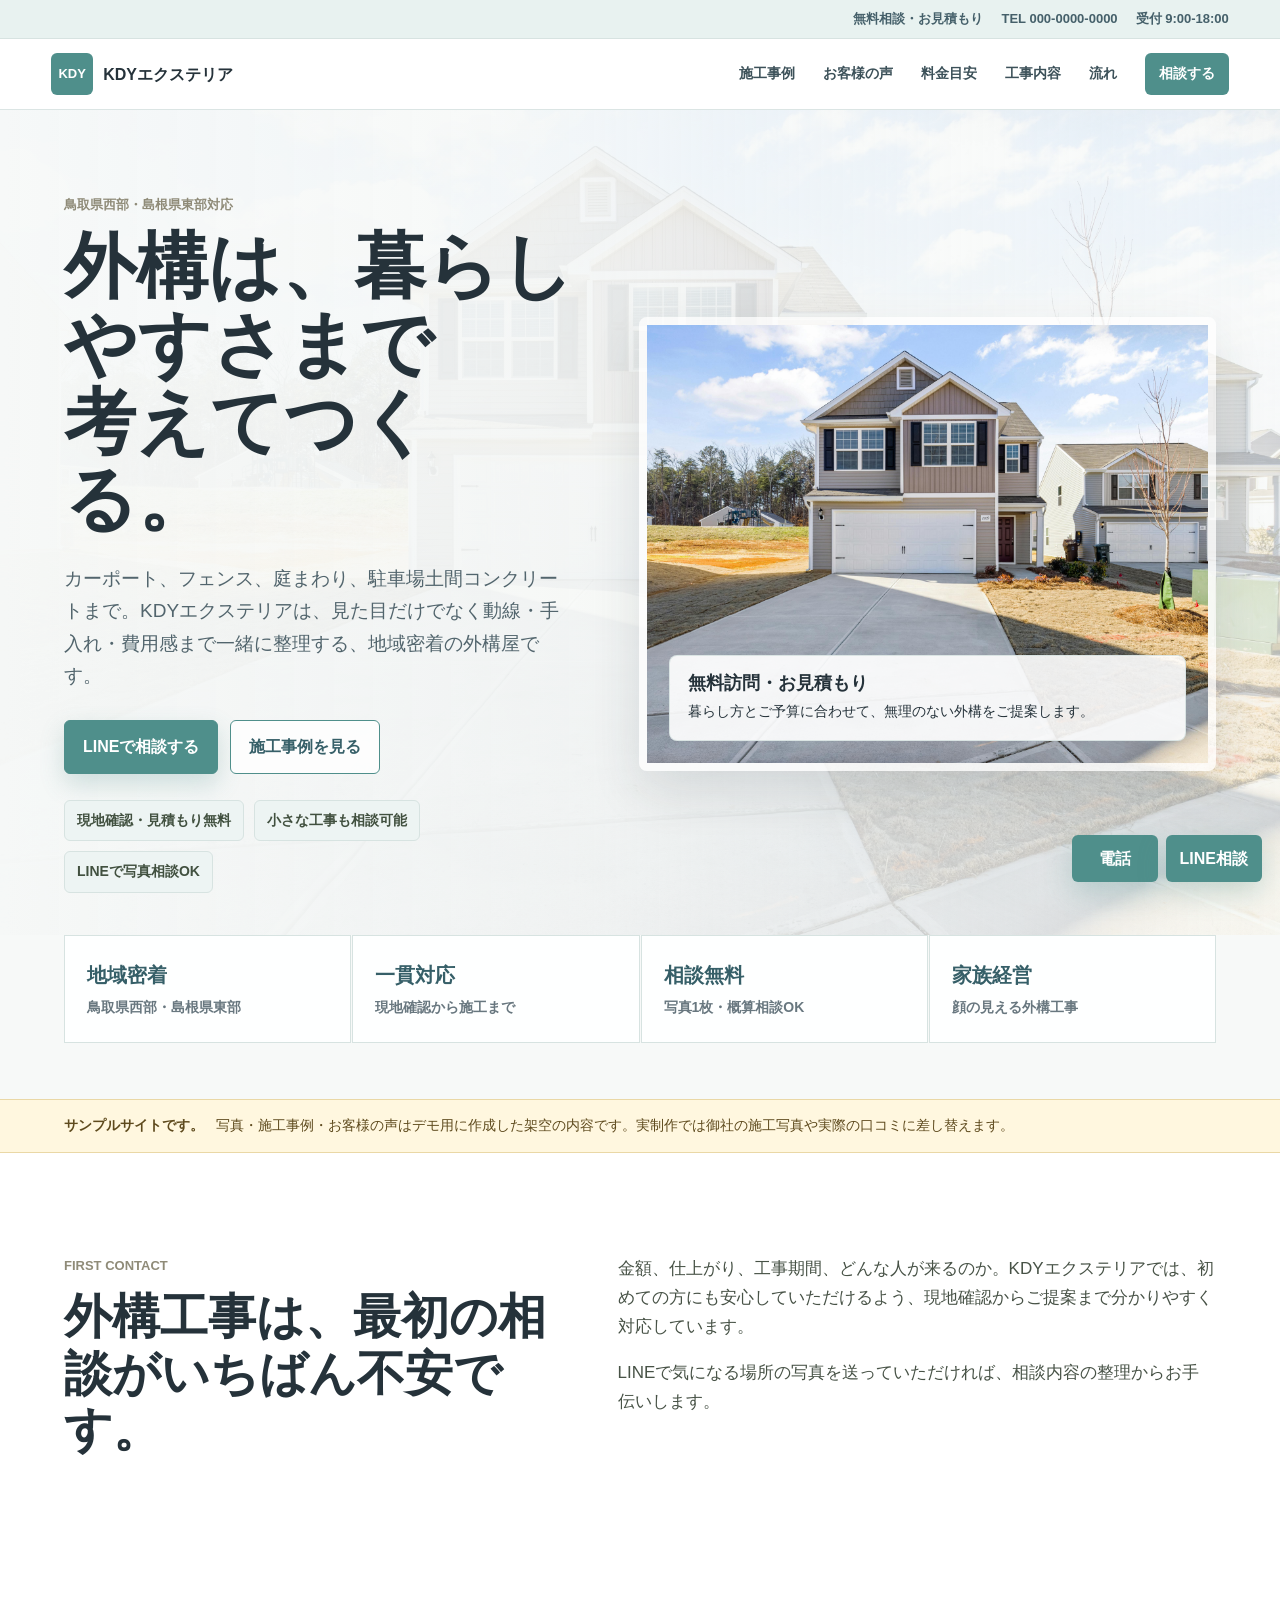
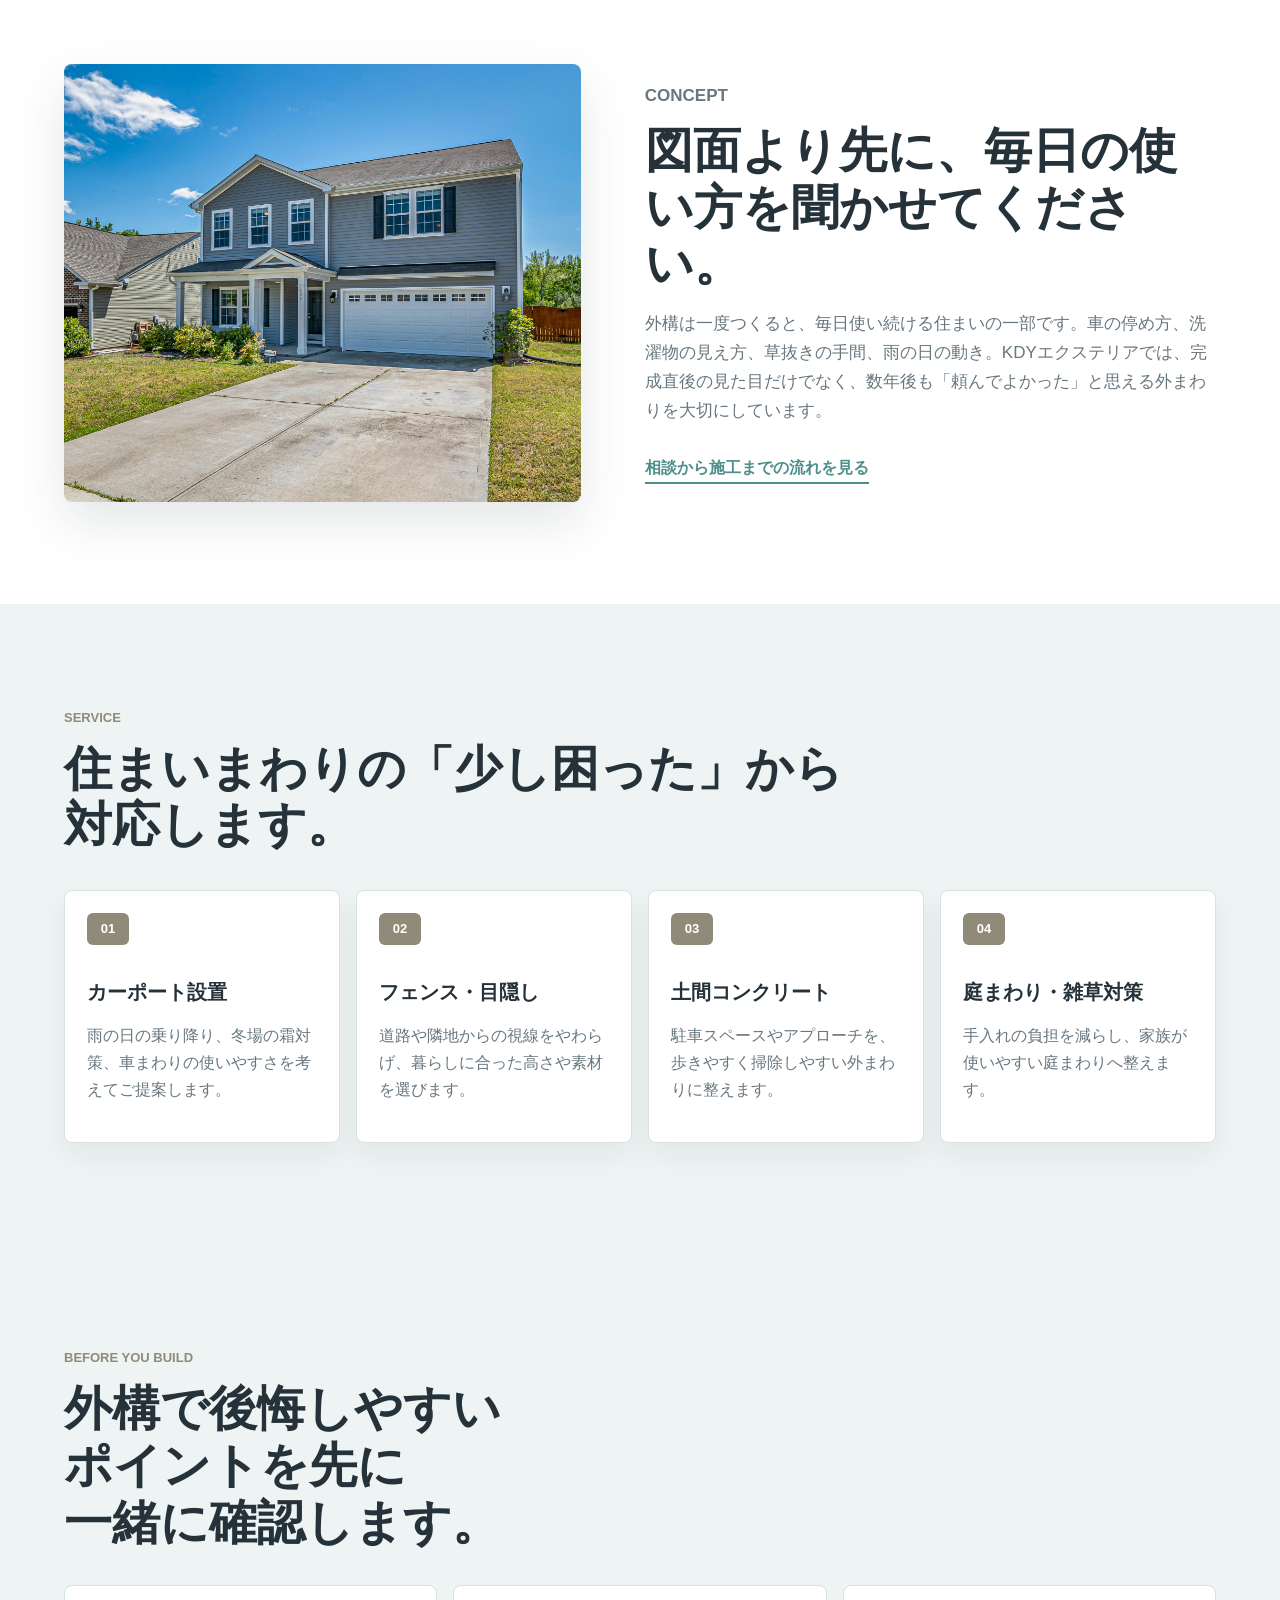
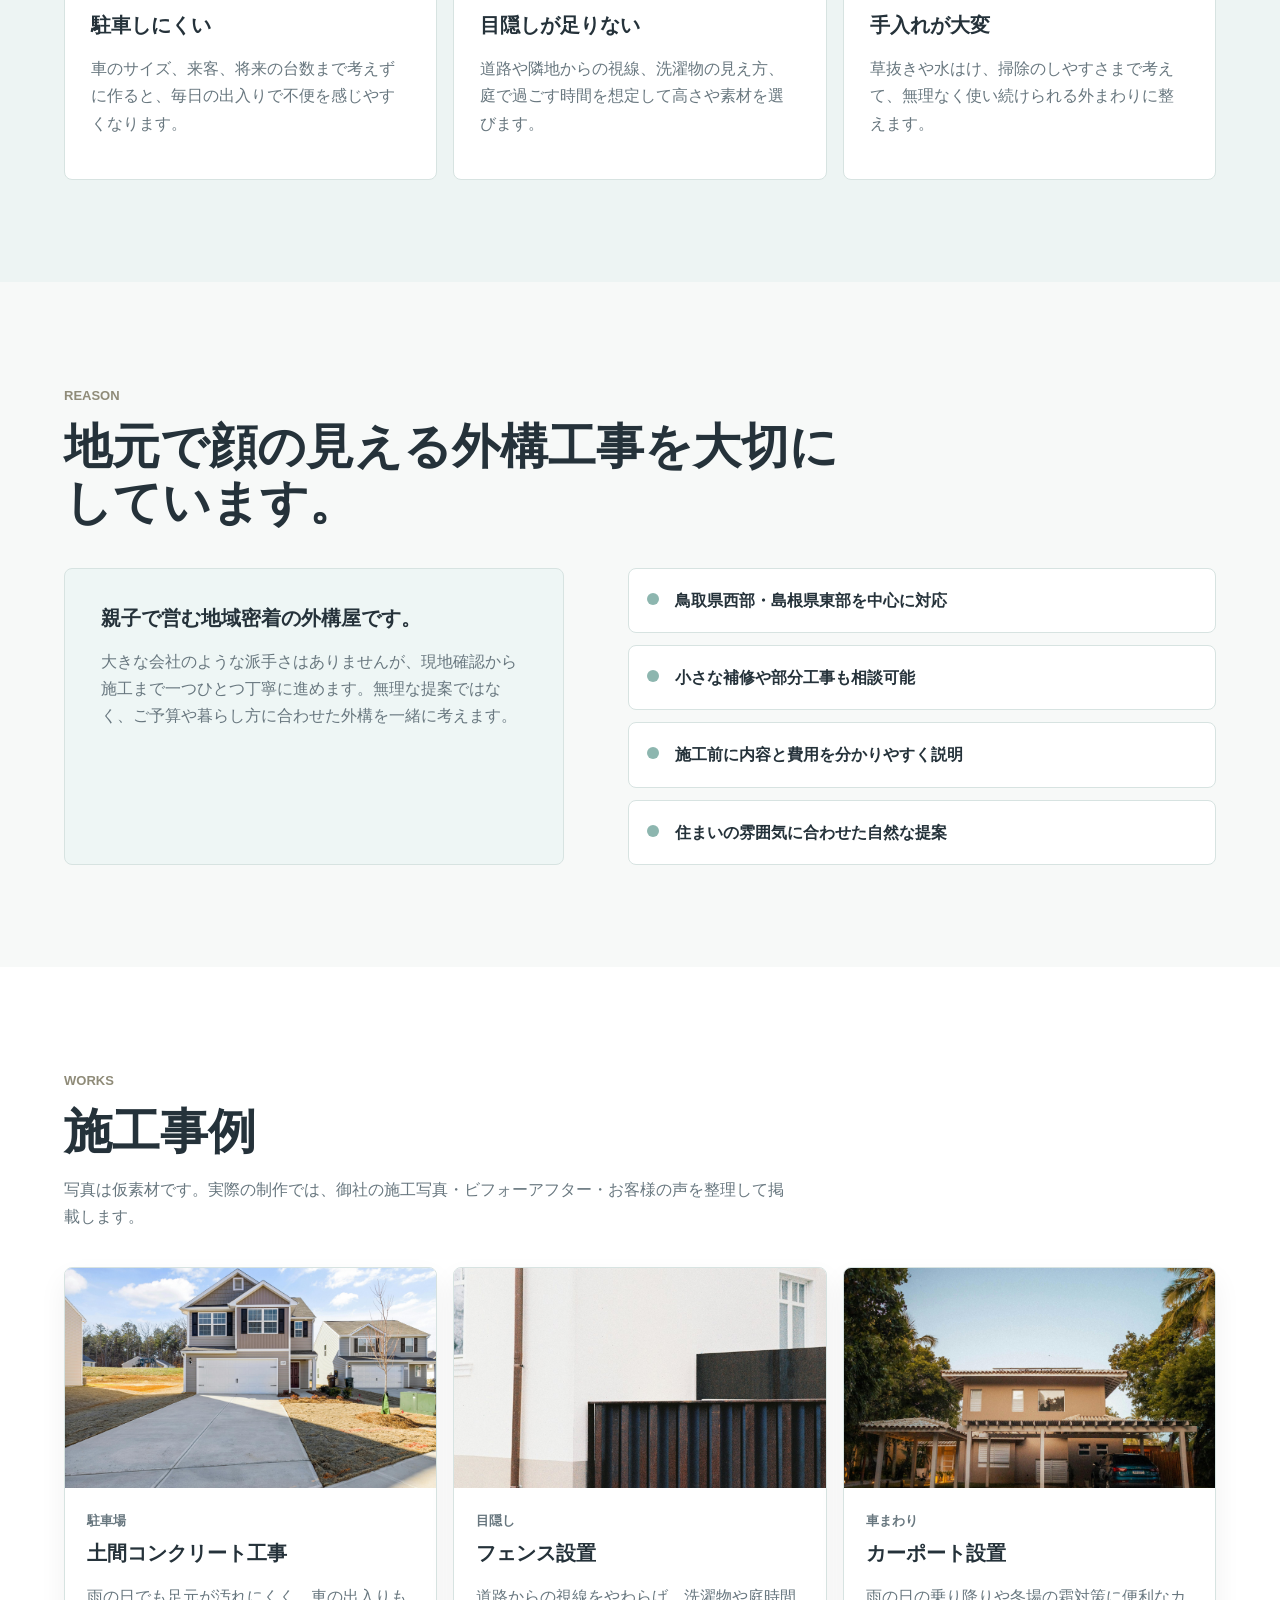
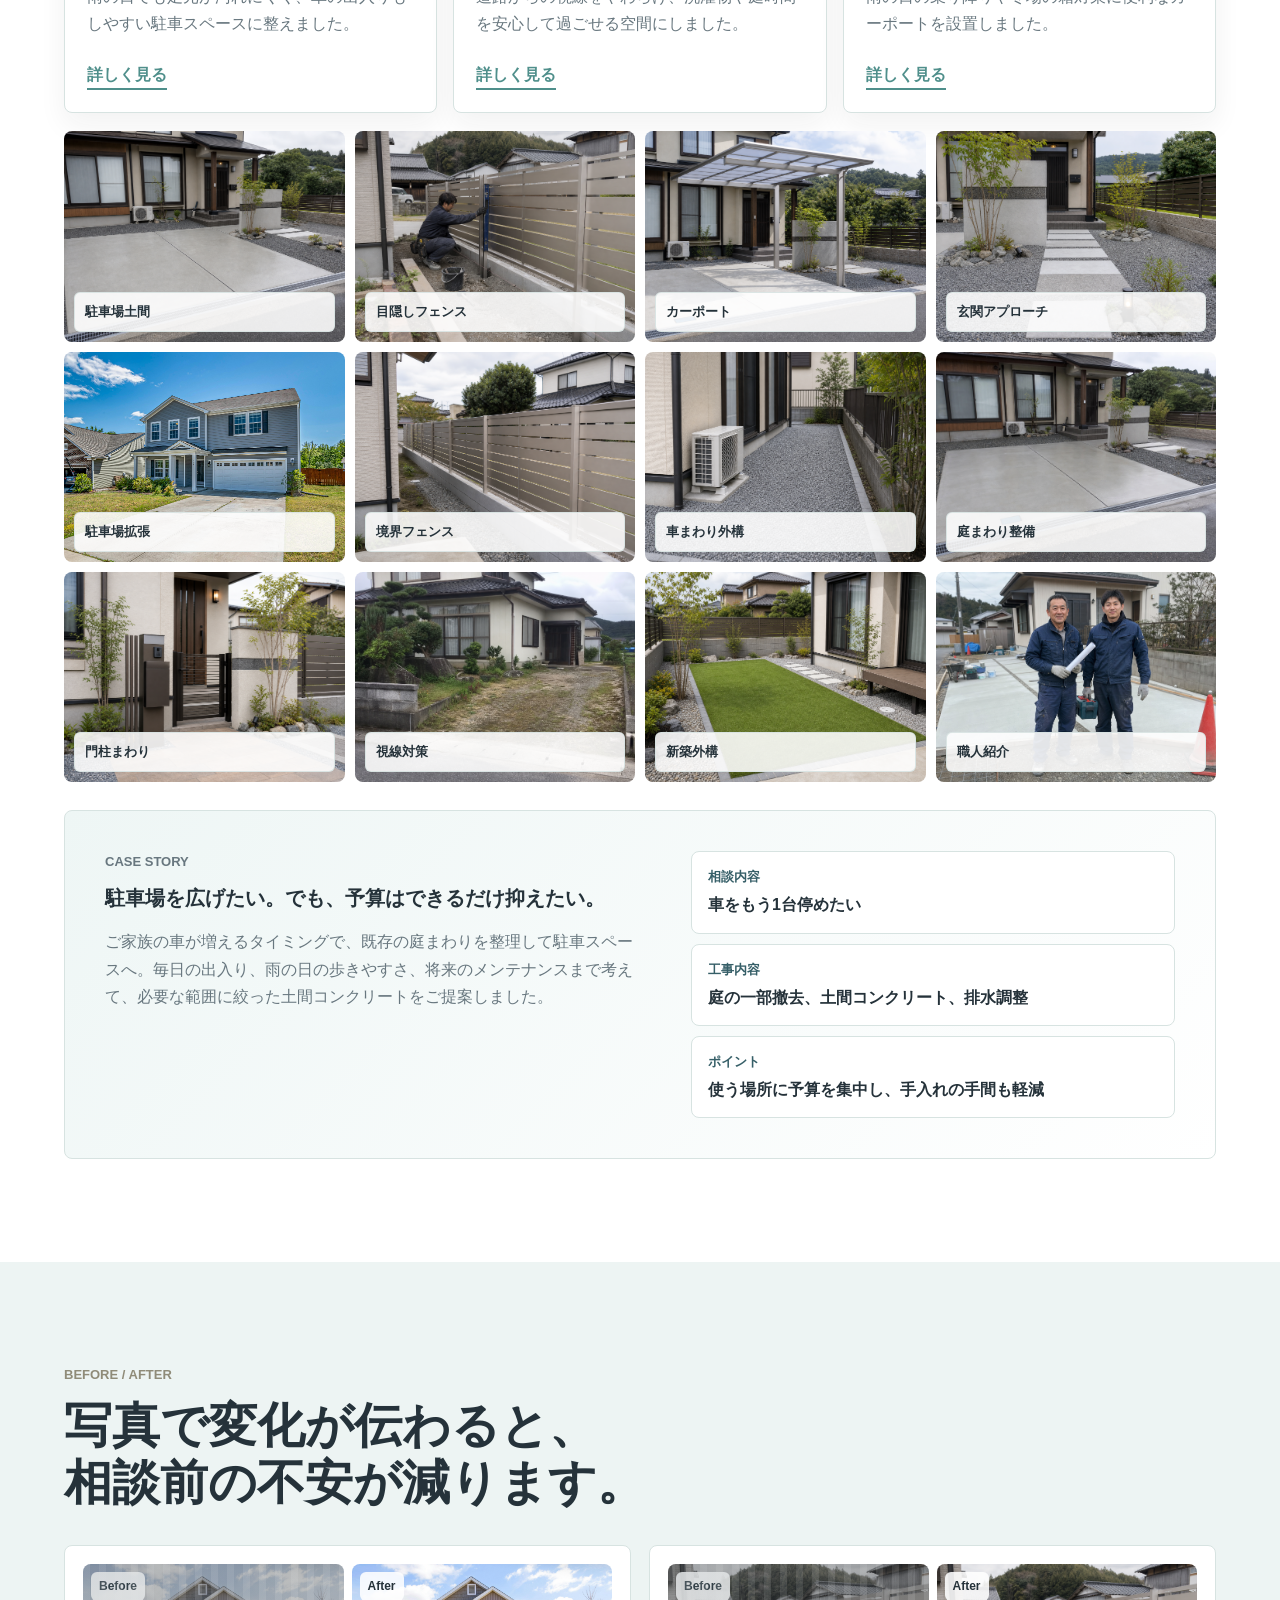
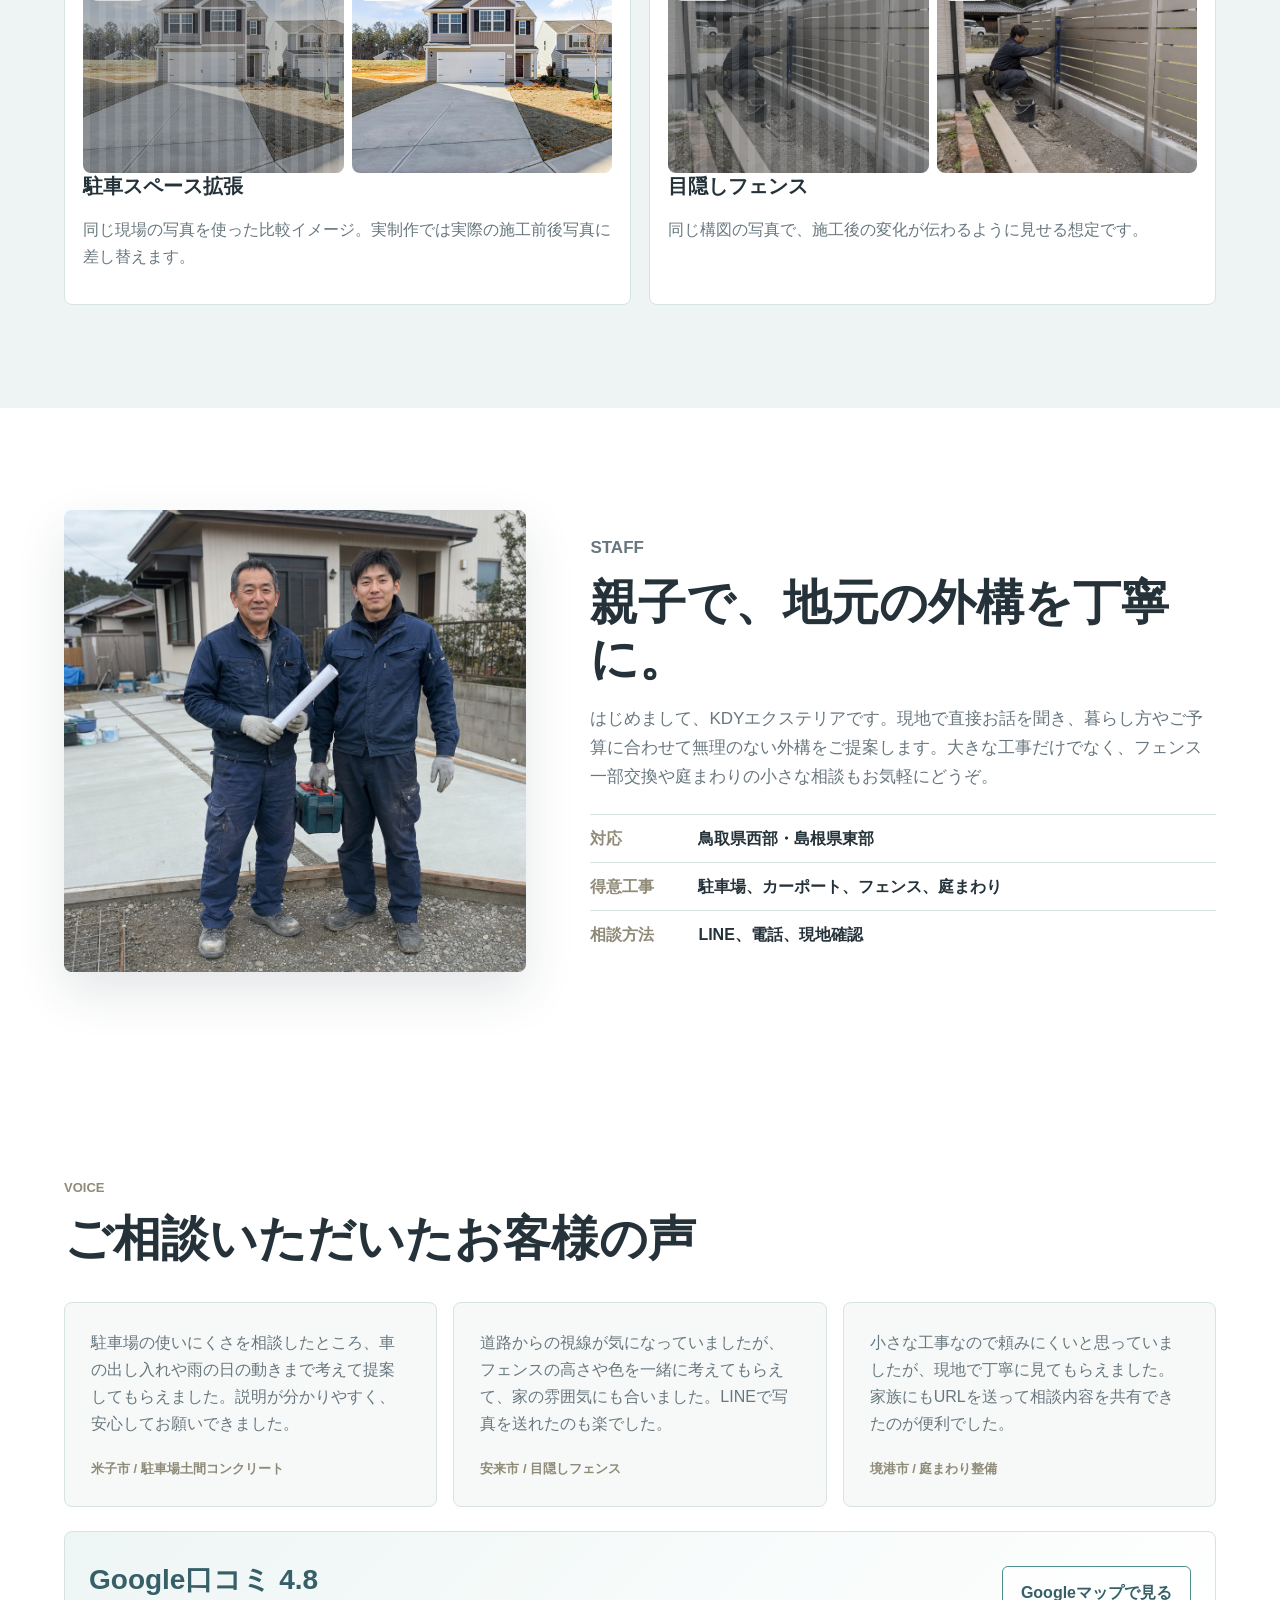
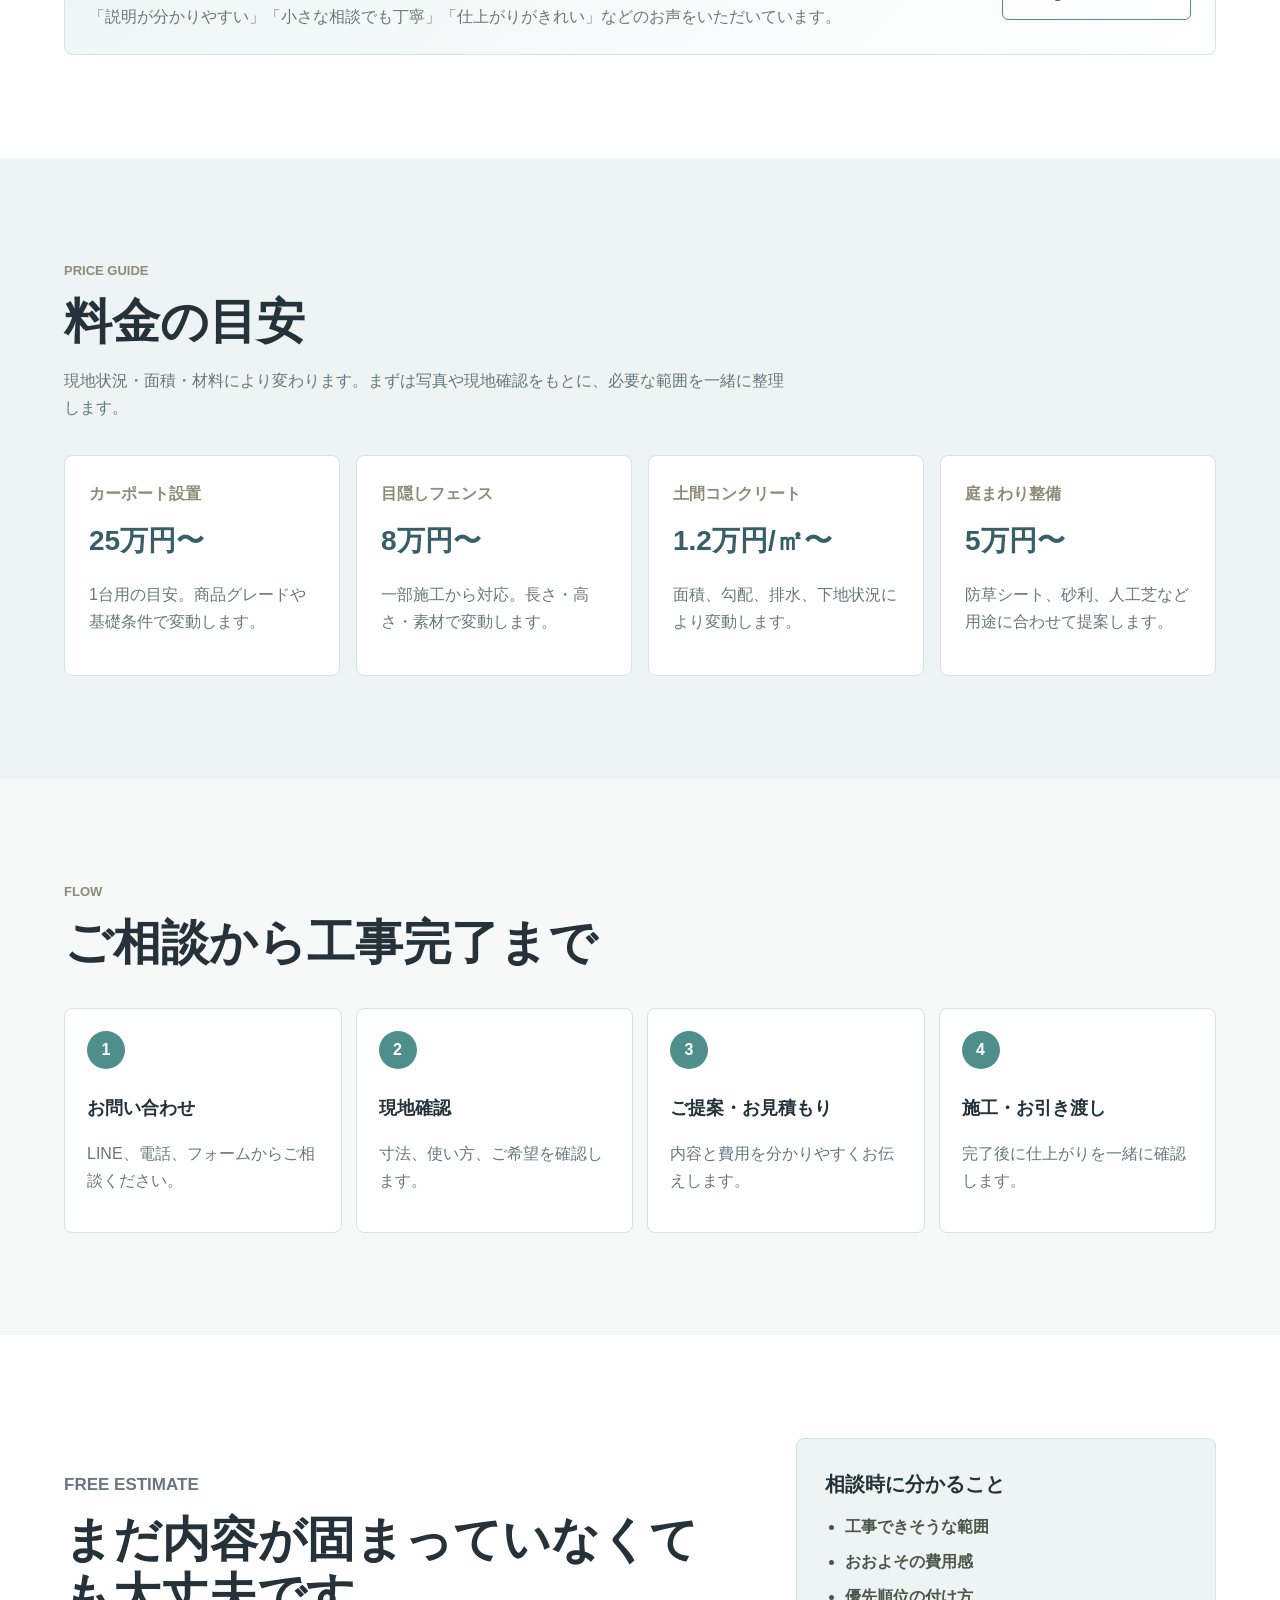
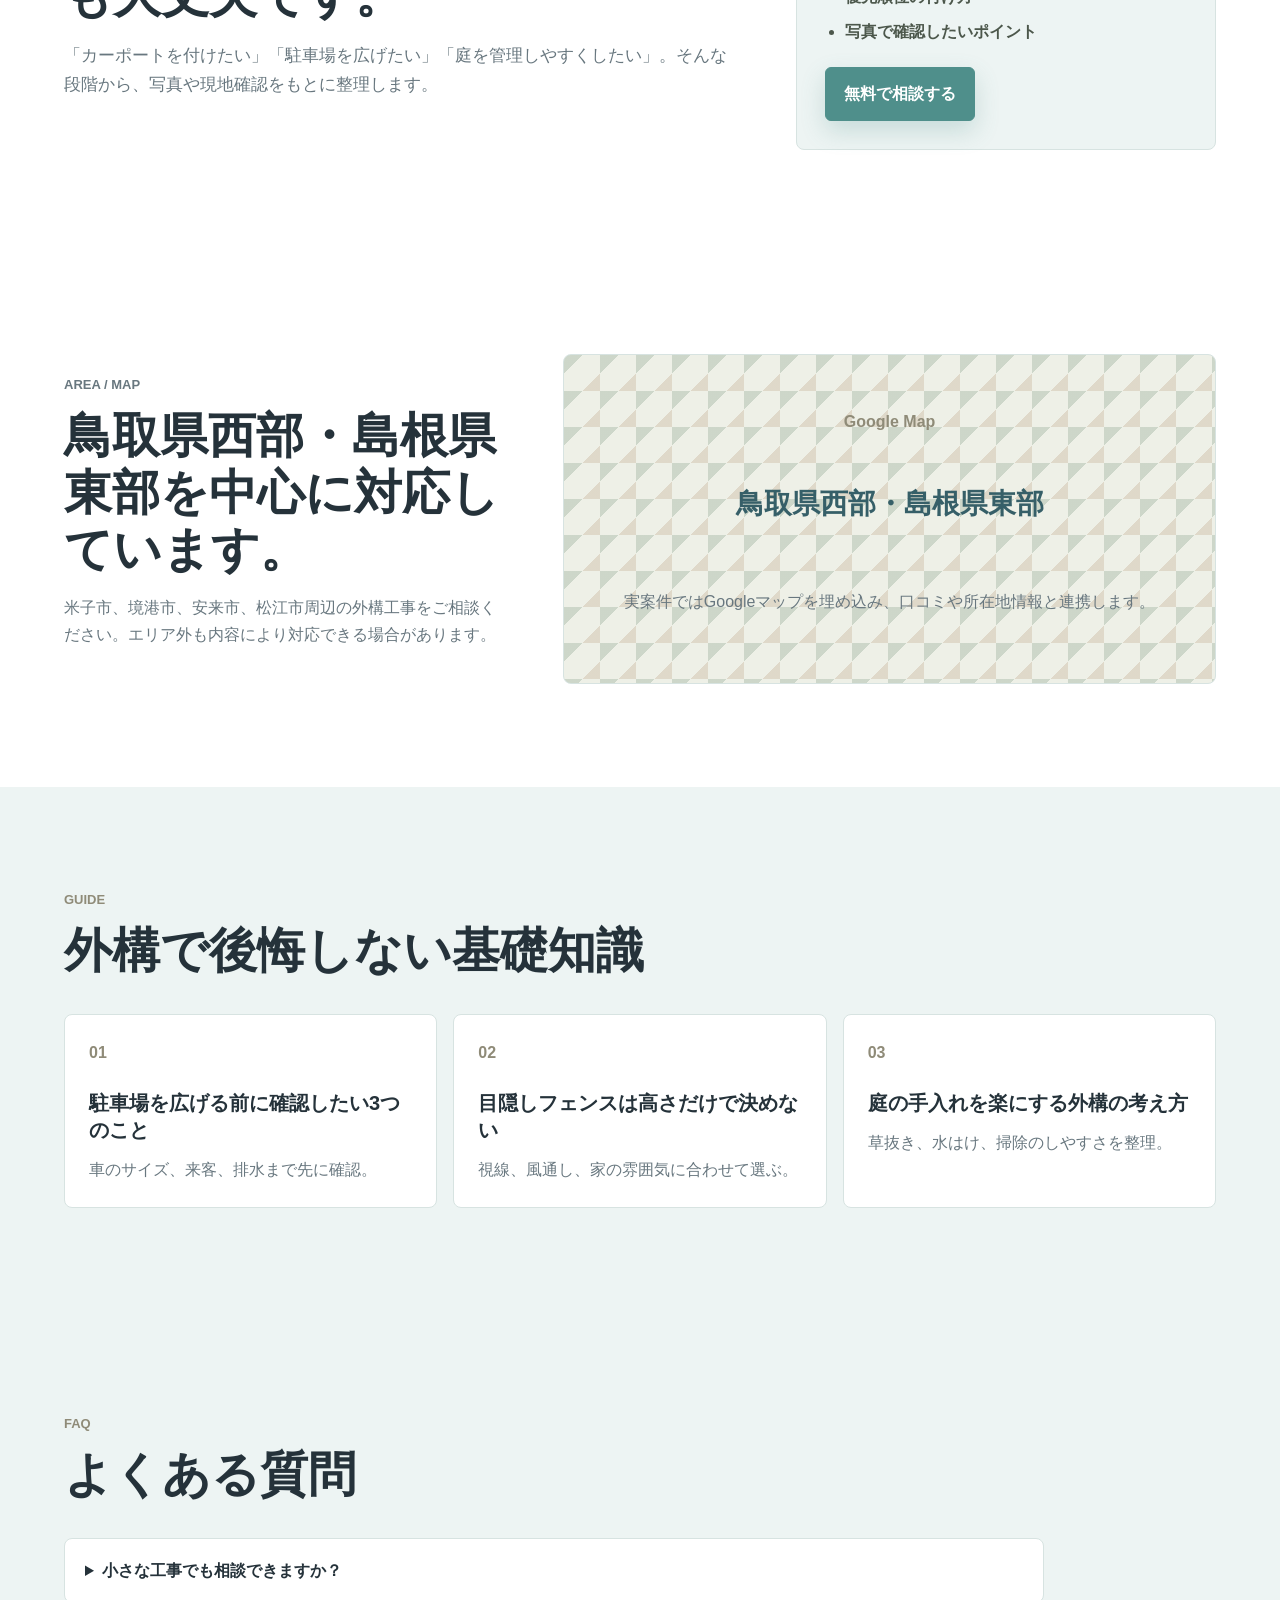
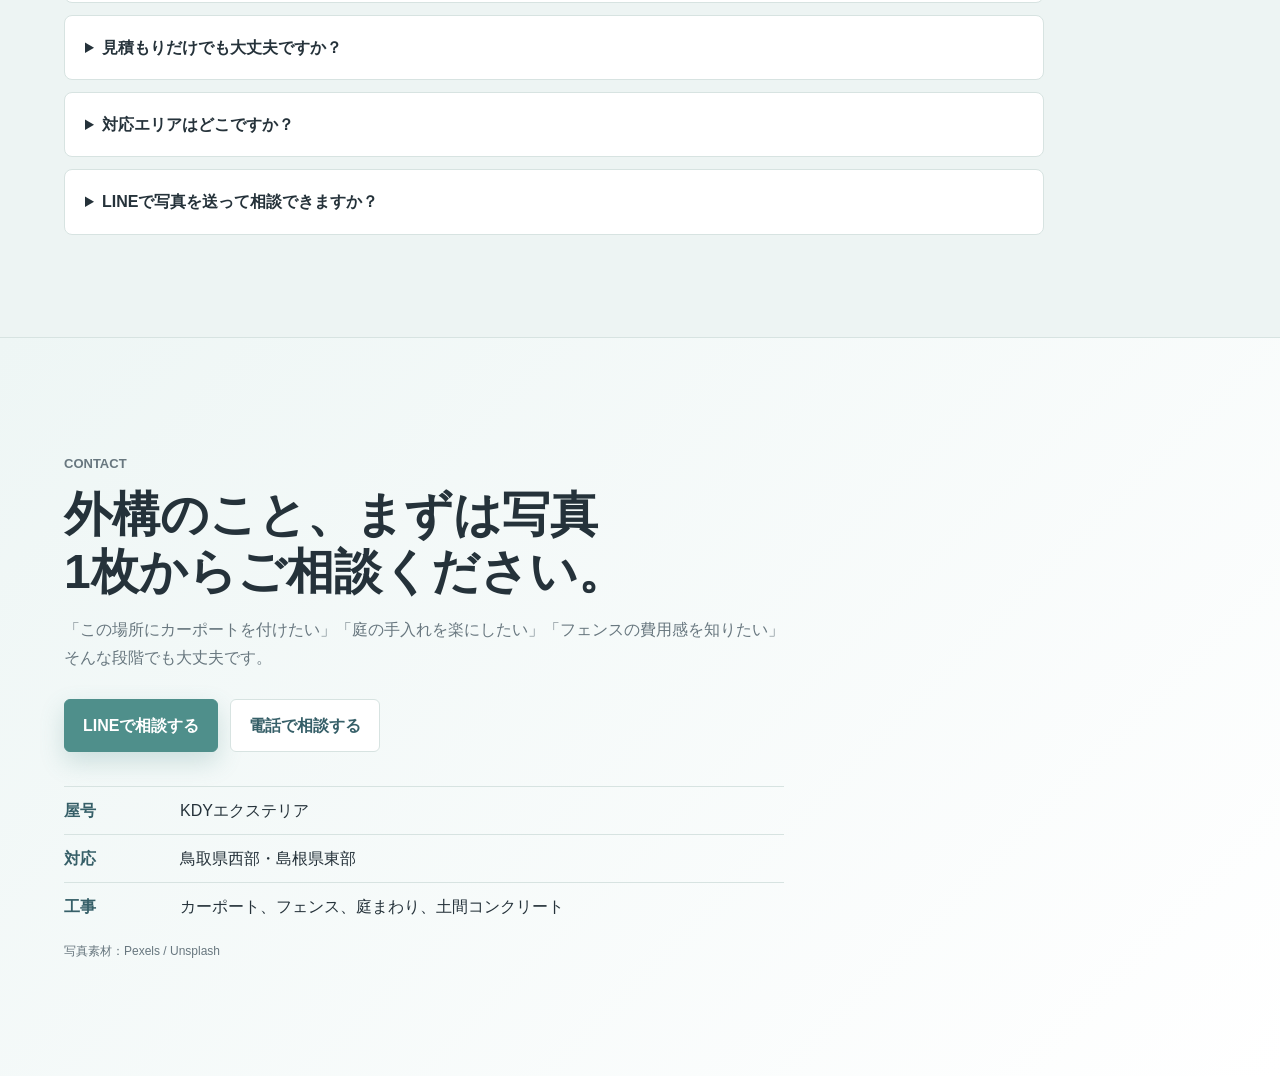
<file: index.html>
<!doctype html>
<html lang="ja">
  <head>
    <meta charset="utf-8">
    <meta name="viewport" content="width=device-width, initial-scale=1">
    <title>KDYエクステリア | 鳥取県西部・島根県東部の外構工事</title>
    <meta name="description" content="鳥取県西部・島根県東部でカーポート、フェンス、庭まわり、駐車場土間コンクリートを手がける地域密着の外構屋です。">
    <link rel="stylesheet" href="styles.css">
  </head>
  <body>
    <div class="topbar">
      <span>無料相談・お見積もり</span>
      <a href="tel:0000000000">TEL 000-0000-0000</a>
      <span>受付 9:00-18:00</span>
    </div>
    <header class="site-header">
      <a class="brand" href="#top" aria-label="KDYエクステリア トップへ">
        <span class="brand-mark">KDY</span>
        <span>KDYエクステリア</span>
      </a>
      <nav class="nav" aria-label="主要メニュー">
        <a href="#works">施工事例</a>
        <a href="#voice">お客様の声</a>
        <a href="#price">料金目安</a>
        <a href="#service">工事内容</a>
        <a href="#flow">流れ</a>
        <a class="nav-cta" href="#contact">相談する</a>
      </nav>
    </header>

    <main id="top">
      <section class="hero">
        <div class="hero-copy">
          <p class="eyebrow">鳥取県西部・島根県東部対応</p>
          <h1>外構は、暮らしやすさまで<br>考えてつくる。</h1>
          <p class="lead">カーポート、フェンス、庭まわり、駐車場土間コンクリートまで。KDYエクステリアは、見た目だけでなく動線・手入れ・費用感まで一緒に整理する、地域密着の外構屋です。</p>
          <div class="hero-actions">
            <a class="button primary" href="#contact">LINEで相談する</a>
            <a class="button secondary" href="#works">施工事例を見る</a>
          </div>
          <ul class="trust-list" aria-label="安心ポイント">
            <li>現地確認・見積もり無料</li>
            <li>小さな工事も相談可能</li>
            <li>LINEで写真相談OK</li>
          </ul>
        </div>
        <figure class="hero-visual">
          <img src="assets/driveway-house.jpg" alt="広い土間コンクリートの駐車場と住宅外構の写真">
          <figcaption>
            <strong>無料訪問・お見積もり</strong>
            <span>暮らし方とご予算に合わせて、無理のない外構をご提案します。</span>
          </figcaption>
        </figure>
      </section>

      <section class="proof-strip" aria-label="KDYエクステリアの特徴">
        <div><strong>地域密着</strong><span>鳥取県西部・島根県東部</span></div>
        <div><strong>一貫対応</strong><span>現地確認から施工まで</span></div>
        <div><strong>相談無料</strong><span>写真1枚・概算相談OK</span></div>
        <div><strong>家族経営</strong><span>顔の見える外構工事</span></div>
      </section>

      <div class="sample-notice">
        <strong>サンプルサイトです。</strong>
        <span>写真・施工事例・お客様の声はデモ用に作成した架空の内容です。実制作では御社の施工写真や実際の口コミに差し替えます。</span>
      </div>

      <section class="section intro">
        <div class="section-heading">
          <p class="eyebrow">First Contact</p>
          <h2>外構工事は、最初の相談がいちばん不安です。</h2>
        </div>
        <div class="intro-copy">
          <p>金額、仕上がり、工事期間、どんな人が来るのか。KDYエクステリアでは、初めての方にも安心していただけるよう、現地確認からご提案まで分かりやすく対応しています。</p>
          <p>LINEで気になる場所の写真を送っていただければ、相談内容の整理からお手伝いします。</p>
        </div>
      </section>

      <section class="section concept">
        <div class="concept-photo">
          <img src="assets/gray-house-driveway.jpg" alt="住宅前の駐車場と外構">
        </div>
        <div class="concept-copy">
          <p class="eyebrow">Concept</p>
          <h2>図面より先に、毎日の使い方を聞かせてください。</h2>
          <p>外構は一度つくると、毎日使い続ける住まいの一部です。車の停め方、洗濯物の見え方、草抜きの手間、雨の日の動き。KDYエクステリアでは、完成直後の見た目だけでなく、数年後も「頼んでよかった」と思える外まわりを大切にしています。</p>
          <a class="text-link" href="#flow">相談から施工までの流れを見る</a>
        </div>
      </section>

      <section id="service" class="section service-band">
        <div class="section-heading">
          <p class="eyebrow">Service</p>
          <h2>住まいまわりの「少し困った」から対応します。</h2>
        </div>
        <div class="service-grid">
          <article class="service-card">
            <span class="service-icon">01</span>
            <h3>カーポート設置</h3>
            <p>雨の日の乗り降り、冬場の霜対策、車まわりの使いやすさを考えてご提案します。</p>
          </article>
          <article class="service-card">
            <span class="service-icon">02</span>
            <h3>フェンス・目隠し</h3>
            <p>道路や隣地からの視線をやわらげ、暮らしに合った高さや素材を選びます。</p>
          </article>
          <article class="service-card">
            <span class="service-icon">03</span>
            <h3>土間コンクリート</h3>
            <p>駐車スペースやアプローチを、歩きやすく掃除しやすい外まわりに整えます。</p>
          </article>
          <article class="service-card">
            <span class="service-icon">04</span>
            <h3>庭まわり・雑草対策</h3>
            <p>手入れの負担を減らし、家族が使いやすい庭まわりへ整えます。</p>
          </article>
        </div>
      </section>

      <section class="section trouble-band">
        <div class="section-heading">
          <p class="eyebrow">Before You Build</p>
          <h2>外構で後悔しやすい<br>ポイントを先に<br>一緒に確認します。</h2>
        </div>
        <div class="trouble-grid">
          <article>
            <h3>駐車しにくい</h3>
            <p>車のサイズ、来客、将来の台数まで考えずに作ると、毎日の出入りで不便を感じやすくなります。</p>
          </article>
          <article>
            <h3>目隠しが足りない</h3>
            <p>道路や隣地からの視線、洗濯物の見え方、庭で過ごす時間を想定して高さや素材を選びます。</p>
          </article>
          <article>
            <h3>手入れが大変</h3>
            <p>草抜きや水はけ、掃除のしやすさまで考えて、無理なく使い続けられる外まわりに整えます。</p>
          </article>
        </div>
      </section>

      <section class="section reason">
        <div class="section-heading">
          <p class="eyebrow">Reason</p>
          <h2>地元で顔の見える外構工事を大切にしています。</h2>
        </div>
        <div class="reason-layout">
          <div class="reason-panel">
            <h3>親子で営む地域密着の外構屋です。</h3>
            <p>大きな会社のような派手さはありませんが、現地確認から施工まで一つひとつ丁寧に進めます。無理な提案ではなく、ご予算や暮らし方に合わせた外構を一緒に考えます。</p>
          </div>
          <ul class="check-list">
            <li>鳥取県西部・島根県東部を中心に対応</li>
            <li>小さな補修や部分工事も相談可能</li>
            <li>施工前に内容と費用を分かりやすく説明</li>
            <li>住まいの雰囲気に合わせた自然な提案</li>
          </ul>
        </div>
      </section>

      <section id="works" class="section works-band">
        <div class="section-heading">
          <p class="eyebrow">Works</p>
          <h2>施工事例</h2>
          <p class="section-lead">写真は仮素材です。実際の制作では、御社の施工写真・ビフォーアフター・お客様の声を整理して掲載します。</p>
        </div>
        <div class="works-grid">
          <article class="work-card">
            <img class="work-image" src="assets/driveway-house.jpg" alt="広い土間コンクリートの駐車スペース">
            <div class="work-body">
              <p class="work-type">駐車場</p>
              <h3>土間コンクリート工事</h3>
              <p>雨の日でも足元が汚れにくく、車の出入りもしやすい駐車スペースに整えました。</p>
              <a class="card-link" href="cases/driveway.html">詳しく見る</a>
            </div>
          </article>
          <article class="work-card">
            <img class="work-image" src="assets/metal-fence.jpg" alt="住宅まわりの金属フェンス">
            <div class="work-body">
              <p class="work-type">目隠し</p>
              <h3>フェンス設置</h3>
              <p>道路からの視線をやわらげ、洗濯物や庭時間を安心して過ごせる空間にしました。</p>
              <a class="card-link" href="cases/fence.html">詳しく見る</a>
            </div>
          </article>
          <article class="work-card">
            <img class="work-image" src="assets/carport-house.jpg" alt="カーポート付き住宅外構">
            <div class="work-body">
              <p class="work-type">車まわり</p>
              <h3>カーポート設置</h3>
              <p>雨の日の乗り降りや冬場の霜対策に便利なカーポートを設置しました。</p>
              <a class="card-link" href="cases/carport.html">詳しく見る</a>
            </div>
          </article>
        </div>
        <div class="gallery-grid" aria-label="施工写真ギャラリー">
          <article><img src="assets/case-driveway-new.png" alt="駐車場土間コンクリート"><span>駐車場土間</span></article>
          <article><img src="assets/generated-work-fence.png" alt="目隠しフェンス施工中"><span>目隠しフェンス</span></article>
          <article><img src="assets/case-carport-new.png" alt="カーポート"><span>カーポート</span></article>
          <article><img src="assets/case-approach.png" alt="玄関アプローチ"><span>玄関アプローチ</span></article>
          <article><img src="assets/gray-house-driveway.jpg" alt="駐車場拡張"><span>駐車場拡張</span></article>
          <article><img src="assets/case-privacy-fence.png" alt="境界フェンス"><span>境界フェンス</span></article>
          <article><img src="assets/case-gravel-sideyard.png" alt="車まわり外構"><span>車まわり外構</span></article>
          <article><img src="assets/generated-before-yard.png" alt="庭まわり施工前"><span>庭まわり整備</span></article>
          <article><img src="assets/case-gate-mailbox.png" alt="門柱まわり"><span>門柱まわり</span></article>
          <article><img src="assets/generated-after-yard.png" alt="視線対策"><span>視線対策</span></article>
          <article><img src="assets/case-garden-turf.png" alt="施工後の外まわり"><span>新築外構</span></article>
          <article><img src="assets/generated-staff.png" alt="職人親子の現場写真"><span>職人紹介</span></article>
        </div>
        <div class="case-story">
          <div>
            <p class="eyebrow">Case Story</p>
            <h3>駐車場を広げたい。でも、予算はできるだけ抑えたい。</h3>
            <p>ご家族の車が増えるタイミングで、既存の庭まわりを整理して駐車スペースへ。毎日の出入り、雨の日の歩きやすさ、将来のメンテナンスまで考えて、必要な範囲に絞った土間コンクリートをご提案しました。</p>
          </div>
          <ul>
            <li><strong>相談内容</strong><span>車をもう1台停めたい</span></li>
            <li><strong>工事内容</strong><span>庭の一部撤去、土間コンクリート、排水調整</span></li>
            <li><strong>ポイント</strong><span>使う場所に予算を集中し、手入れの手間も軽減</span></li>
          </ul>
        </div>
      </section>

      <section class="section before-after-band">
        <div class="section-heading">
          <p class="eyebrow">Before / After</p>
          <h2>写真で変化が伝わると、<br>相談前の不安が減ります。</h2>
        </div>
        <div class="ba-grid">
          <article class="ba-card">
            <div class="ba-images">
              <figure class="before-mock"><img src="assets/driveway-house.jpg" alt="施工前イメージの駐車場"><figcaption>Before</figcaption></figure>
              <figure><img src="assets/driveway-house.jpg" alt="施工後イメージの駐車場"><figcaption>After</figcaption></figure>
            </div>
            <h3>駐車スペース拡張</h3>
            <p>同じ現場の写真を使った比較イメージ。実制作では実際の施工前後写真に差し替えます。</p>
          </article>
          <article class="ba-card">
            <div class="ba-images">
              <figure class="before-mock"><img src="assets/generated-work-fence.png" alt="施工前イメージのフェンス"><figcaption>Before</figcaption></figure>
              <figure><img src="assets/generated-work-fence.png" alt="施工後イメージのフェンス"><figcaption>After</figcaption></figure>
            </div>
            <h3>目隠しフェンス</h3>
            <p>同じ構図の写真で、施工後の変化が伝わるように見せる想定です。</p>
          </article>
        </div>
      </section>

      <section class="section staff-band">
        <div class="staff-photo">
          <img src="assets/generated-staff.png" alt="KDYエクステリア代表と職人の仮写真">
        </div>
        <div class="staff-copy">
          <p class="eyebrow">Staff</p>
          <h2>親子で、地元の外構を丁寧に。</h2>
          <p>はじめまして、KDYエクステリアです。現地で直接お話を聞き、暮らし方やご予算に合わせて無理のない外構をご提案します。大きな工事だけでなく、フェンス一部交換や庭まわりの小さな相談もお気軽にどうぞ。</p>
          <dl class="staff-list">
            <div><dt>対応</dt><dd>鳥取県西部・島根県東部</dd></div>
            <div><dt>得意工事</dt><dd>駐車場、カーポート、フェンス、庭まわり</dd></div>
            <div><dt>相談方法</dt><dd>LINE、電話、現地確認</dd></div>
          </dl>
        </div>
      </section>

      <section id="voice" class="section voice-band">
        <div class="section-heading">
          <p class="eyebrow">Voice</p>
          <h2>ご相談いただいたお客様の声</h2>
        </div>
        <div class="voice-grid">
          <article class="voice-card">
            <p>駐車場の使いにくさを相談したところ、車の出し入れや雨の日の動きまで考えて提案してもらえました。説明が分かりやすく、安心してお願いできました。</p>
            <span>米子市 / 駐車場土間コンクリート</span>
          </article>
          <article class="voice-card">
            <p>道路からの視線が気になっていましたが、フェンスの高さや色を一緒に考えてもらえて、家の雰囲気にも合いました。LINEで写真を送れたのも楽でした。</p>
            <span>安来市 / 目隠しフェンス</span>
          </article>
          <article class="voice-card">
            <p>小さな工事なので頼みにくいと思っていましたが、現地で丁寧に見てもらえました。家族にもURLを送って相談内容を共有できたのが便利でした。</p>
            <span>境港市 / 庭まわり整備</span>
          </article>
        </div>
        <div class="review-panel">
          <div>
            <p class="review-score">Google口コミ 4.8</p>
            <p>「説明が分かりやすい」「小さな相談でも丁寧」「仕上がりがきれい」などのお声をいただいています。</p>
          </div>
          <a class="button secondary" href="https://www.google.com/maps" target="_blank" rel="noreferrer">Googleマップで見る</a>
        </div>
      </section>

      <section id="price" class="section price-band">
        <div class="section-heading">
          <p class="eyebrow">Price Guide</p>
          <h2>料金の目安</h2>
          <p class="section-lead">現地状況・面積・材料により変わります。まずは写真や現地確認をもとに、必要な範囲を一緒に整理します。</p>
        </div>
        <div class="price-grid">
          <article><span>カーポート設置</span><strong>25万円〜</strong><p>1台用の目安。商品グレードや基礎条件で変動します。</p></article>
          <article><span>目隠しフェンス</span><strong>8万円〜</strong><p>一部施工から対応。長さ・高さ・素材で変動します。</p></article>
          <article><span>土間コンクリート</span><strong>1.2万円/㎡〜</strong><p>面積、勾配、排水、下地状況により変動します。</p></article>
          <article><span>庭まわり整備</span><strong>5万円〜</strong><p>防草シート、砂利、人工芝など用途に合わせて提案します。</p></article>
        </div>
      </section>

      <section id="flow" class="section flow">
        <div class="section-heading">
          <p class="eyebrow">Flow</p>
          <h2>ご相談から工事完了まで</h2>
        </div>
        <ol class="flow-list">
          <li><span>1</span><strong>お問い合わせ</strong><p>LINE、電話、フォームからご相談ください。</p></li>
          <li><span>2</span><strong>現地確認</strong><p>寸法、使い方、ご希望を確認します。</p></li>
          <li><span>3</span><strong>ご提案・お見積もり</strong><p>内容と費用を分かりやすくお伝えします。</p></li>
          <li><span>4</span><strong>施工・お引き渡し</strong><p>完了後に仕上がりを一緒に確認します。</p></li>
        </ol>
      </section>

      <section class="section estimate-band">
        <div class="estimate-copy">
          <p class="eyebrow">Free Estimate</p>
          <h2>まだ内容が固まっていなくても大丈夫です。</h2>
          <p>「カーポートを付けたい」「駐車場を広げたい」「庭を管理しやすくしたい」。そんな段階から、写真や現地確認をもとに整理します。</p>
        </div>
        <div class="estimate-box">
          <strong>相談時に分かること</strong>
          <ul>
            <li>工事できそうな範囲</li>
            <li>おおよその費用感</li>
            <li>優先順位の付け方</li>
            <li>写真で確認したいポイント</li>
          </ul>
          <a class="button primary" href="#contact">無料で相談する</a>
        </div>
      </section>

      <section class="section map-band">
        <div>
          <p class="eyebrow">Area / Map</p>
          <h2>鳥取県西部・島根県東部を中心に対応しています。</h2>
          <p>米子市、境港市、安来市、松江市周辺の外構工事をご相談ください。エリア外も内容により対応できる場合があります。</p>
        </div>
        <div class="map-box" aria-label="対応エリア地図の仮表示">
          <span>Google Map</span>
          <strong>鳥取県西部・島根県東部</strong>
          <p>実案件ではGoogleマップを埋め込み、口コミや所在地情報と連携します。</p>
        </div>
      </section>

      <section class="section blog-band">
        <div class="section-heading">
          <p class="eyebrow">Guide</p>
          <h2>外構で後悔しない基礎知識</h2>
        </div>
        <div class="blog-grid">
          <article><p>01</p><h3>駐車場を広げる前に確認したい3つのこと</h3><span>車のサイズ、来客、排水まで先に確認。</span></article>
          <article><p>02</p><h3>目隠しフェンスは高さだけで決めない</h3><span>視線、風通し、家の雰囲気に合わせて選ぶ。</span></article>
          <article><p>03</p><h3>庭の手入れを楽にする外構の考え方</h3><span>草抜き、水はけ、掃除のしやすさを整理。</span></article>
        </div>
      </section>

      <section class="section faq-band">
        <div class="section-heading">
          <p class="eyebrow">FAQ</p>
          <h2>よくある質問</h2>
        </div>
        <div class="faq-list">
          <details>
            <summary>小さな工事でも相談できますか？</summary>
            <p>はい。フェンスの一部交換、庭まわりの整理、駐車場の一部補修などもお気軽にご相談ください。</p>
          </details>
          <details>
            <summary>見積もりだけでも大丈夫ですか？</summary>
            <p>現地確認のうえ、内容に合わせてお見積もりします。まずは費用感を知りたい段階でも大丈夫です。</p>
          </details>
          <details>
            <summary>対応エリアはどこですか？</summary>
            <p>鳥取県西部・島根県東部を中心に対応しています。エリア外も内容によってご相談ください。</p>
          </details>
          <details>
            <summary>LINEで写真を送って相談できますか？</summary>
            <p>はい。気になる場所の写真を送っていただくと、現地確認前の相談がスムーズです。</p>
          </details>
        </div>
      </section>

      <section id="contact" class="contact">
        <div class="contact-inner">
          <p class="eyebrow">Contact</p>
          <h2>外構のこと、まずは写真<br>1枚からご相談ください。</h2>
          <p>「この場所にカーポートを付けたい」「庭の手入れを楽にしたい」「フェンスの費用感を知りたい」そんな段階でも大丈夫です。</p>
          <div class="contact-actions">
            <a class="button primary" href="https://line.me/" target="_blank" rel="noreferrer">LINEで相談する</a>
            <a class="button secondary" href="tel:0000000000">電話で相談する</a>
          </div>
          <dl class="company">
            <div><dt>屋号</dt><dd>KDYエクステリア</dd></div>
            <div><dt>対応</dt><dd>鳥取県西部・島根県東部</dd></div>
            <div><dt>工事</dt><dd>カーポート、フェンス、庭まわり、土間コンクリート</dd></div>
          </dl>
          <p class="photo-credit">写真素材：Pexels / Unsplash</p>
        </div>
      </section>
    </main>
    <div class="fixed-cta" aria-label="固定お問い合わせ">
      <a href="tel:0000000000">電話</a>
      <a href="#contact">LINE相談</a>
    </div>
  </body>
</html>
</file>
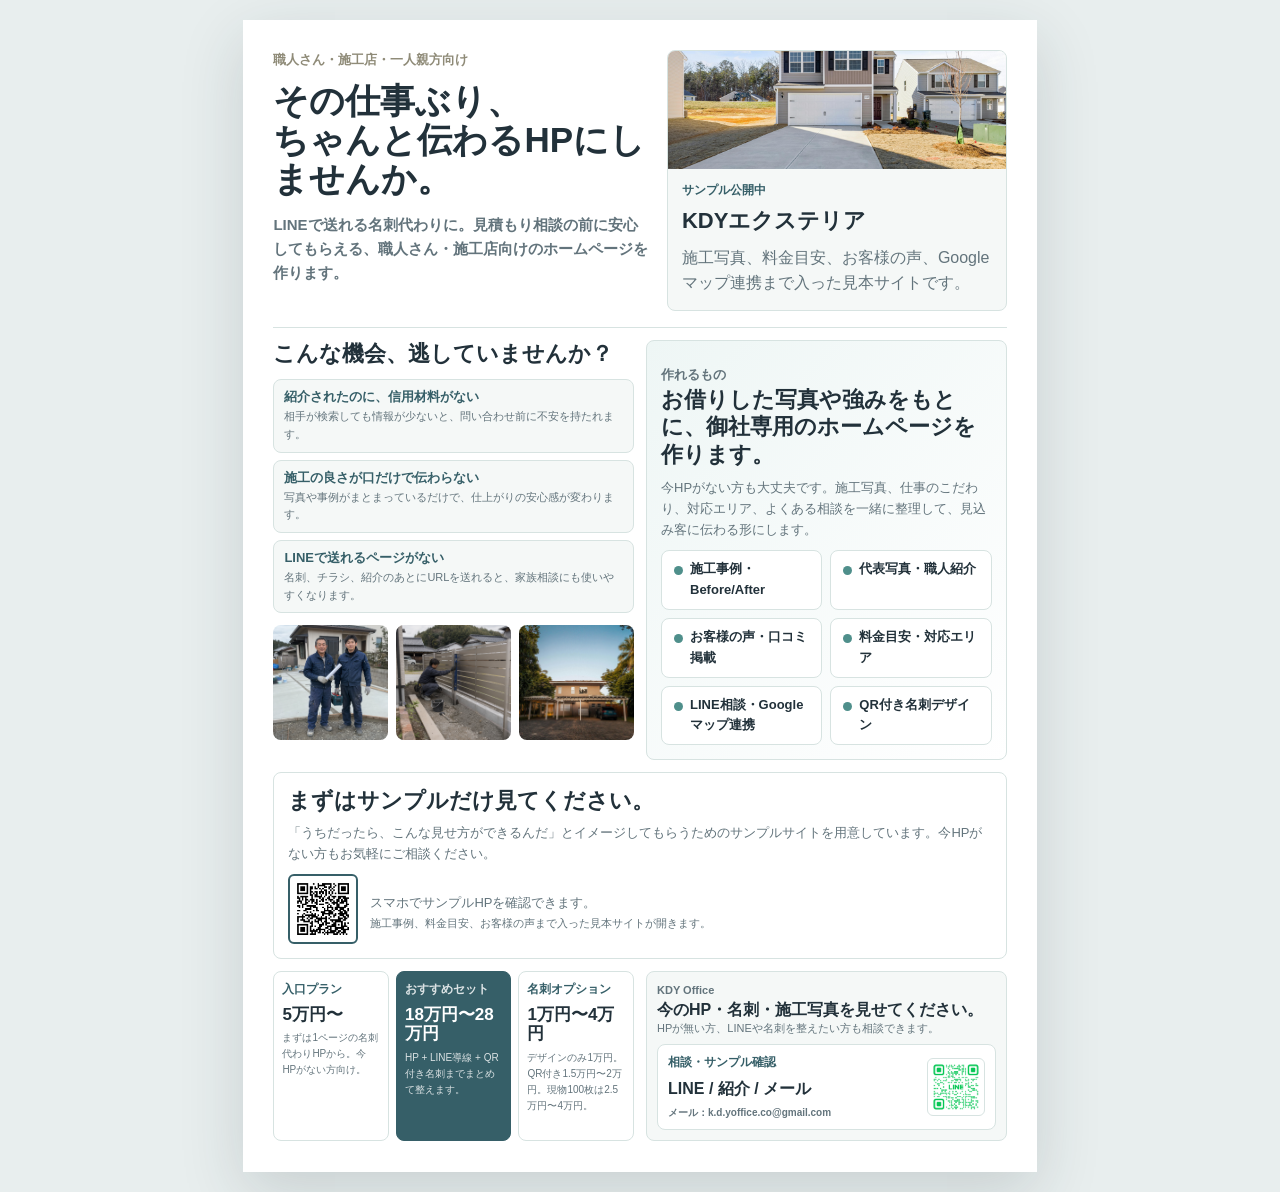
<file: flyer.html>
<!doctype html>
<html lang="ja">
  <head>
    <meta charset="utf-8">
    <meta name="viewport" content="width=device-width, initial-scale=1">
    <title>KDY Office | 職人さん・施工店向けホームページ制作チラシ</title>
    <meta name="description" content="職人さん・施工店向けのホームページ制作サンプル提案チラシです。">
    <link rel="stylesheet" href="flyer.css">
  </head>
  <body>
    <main class="flyer">
      <section class="hero">
        <div class="hero-copy">
          <p class="kicker">職人さん・施工店・一人親方向け</p>
          <h1>その仕事ぶり、<br>ちゃんと伝わるHPにしませんか。</h1>
          <p class="lead">LINEで送れる名刺代わりに。見積もり相談の前に安心してもらえる、職人さん・施工店向けのホームページを作ります。</p>
        </div>
        <div class="hero-card">
          <img src="assets/driveway-house.jpg" alt="外構工事ホームページのサンプル写真">
          <div>
            <span>サンプル公開中</span>
            <strong>KDYエクステリア</strong>
            <p>施工写真、料金目安、お客様の声、Googleマップ連携まで入った見本サイトです。</p>
          </div>
        </div>
      </section>

      <section class="problem">
        <h2>こんな機会、逃していませんか？</h2>
        <div class="problem-grid">
          <article>
            <strong>紹介されたのに、信用材料がない</strong>
            <p>相手が検索しても情報が少ないと、問い合わせ前に不安を持たれます。</p>
          </article>
          <article>
            <strong>施工の良さが口だけで伝わらない</strong>
            <p>写真や事例がまとまっているだけで、仕上がりの安心感が変わります。</p>
          </article>
          <article>
            <strong>LINEで送れるページがない</strong>
            <p>名刺、チラシ、紹介のあとにURLを送れると、家族相談にも使いやすくなります。</p>
          </article>
        </div>
        <div class="sample-images">
          <img src="assets/generated-staff.png" alt="職人紹介ページのサンプル写真">
          <img src="assets/generated-work-fence.png" alt="施工事例ページのサンプル写真">
          <img src="assets/carport-house.jpg" alt="カーポート施工サンプル写真">
        </div>
      </section>

      <section class="offer">
        <div>
          <p class="kicker">作れるもの</p>
          <h2>お借りした写真や強みをもとに、御社専用のホームページを作ります。</h2>
          <p>今HPがない方も大丈夫です。施工写真、仕事のこだわり、対応エリア、よくある相談を一緒に整理して、見込み客に伝わる形にします。</p>
        </div>
        <ul class="check-list">
          <li>施工事例・Before/After</li>
          <li>代表写真・職人紹介</li>
          <li>お客様の声・口コミ掲載</li>
          <li>料金目安・対応エリア</li>
          <li>LINE相談・Googleマップ連携</li>
          <li>QR付き名刺デザイン</li>
        </ul>
      </section>

      <section class="sample">
        <div class="sample-copy">
          <h2>まずはサンプルだけ見てください。</h2>
          <p>「うちだったら、こんな見せ方ができるんだ」とイメージしてもらうためのサンプルサイトを用意しています。今HPがない方もお気軽にご相談ください。</p>
          <div class="qr-row">
            <img class="qr-box" src="assets/sample-hp-qr.png" alt="KDYエクステリア サンプルHP QRコード">
            <p>スマホでサンプルHPを確認できます。<br><span>施工事例、料金目安、お客様の声まで入った見本サイトが開きます。</span></p>
          </div>
        </div>
      </section>

      <section class="price">
        <div class="price-card">
          <span>入口プラン</span>
          <strong>5万円〜</strong>
          <p>まずは1ページの名刺代わりHPから。今HPがない方向け。</p>
        </div>
        <div class="price-card emphasis">
          <span>おすすめセット</span>
          <strong>18万円〜28万円</strong>
          <p>HP + LINE導線 + QR付き名刺までまとめて整えます。</p>
        </div>
        <div class="price-card">
          <span>名刺オプション</span>
          <strong>1万円〜4万円</strong>
          <p>デザインのみ1万円。QR付き1.5万円〜2万円。現物100枚は2.5万円〜4万円。</p>
        </div>
      </section>

      <footer class="contact">
        <div>
          <p class="brand">KDY Office</p>
          <h2>今のHP・名刺・施工写真を見せてください。</h2>
          <p>HPが無い方、LINEや名刺を整えたい方も相談できます。</p>
        </div>
        <div class="contact-box">
          <div>
            <span>相談・サンプル確認</span>
            <strong>LINE / 紹介 / メール</strong>
            <small>メール：k.d.yoffice.co@gmail.com</small>
          </div>
          <img class="contact-qr" src="assets/L_gainfriends_2dbarcodes_GW.png" alt="KDY Office LINE友だち追加QRコード">
        </div>
      </footer>
    </main>
  </body>
</html>
</file>
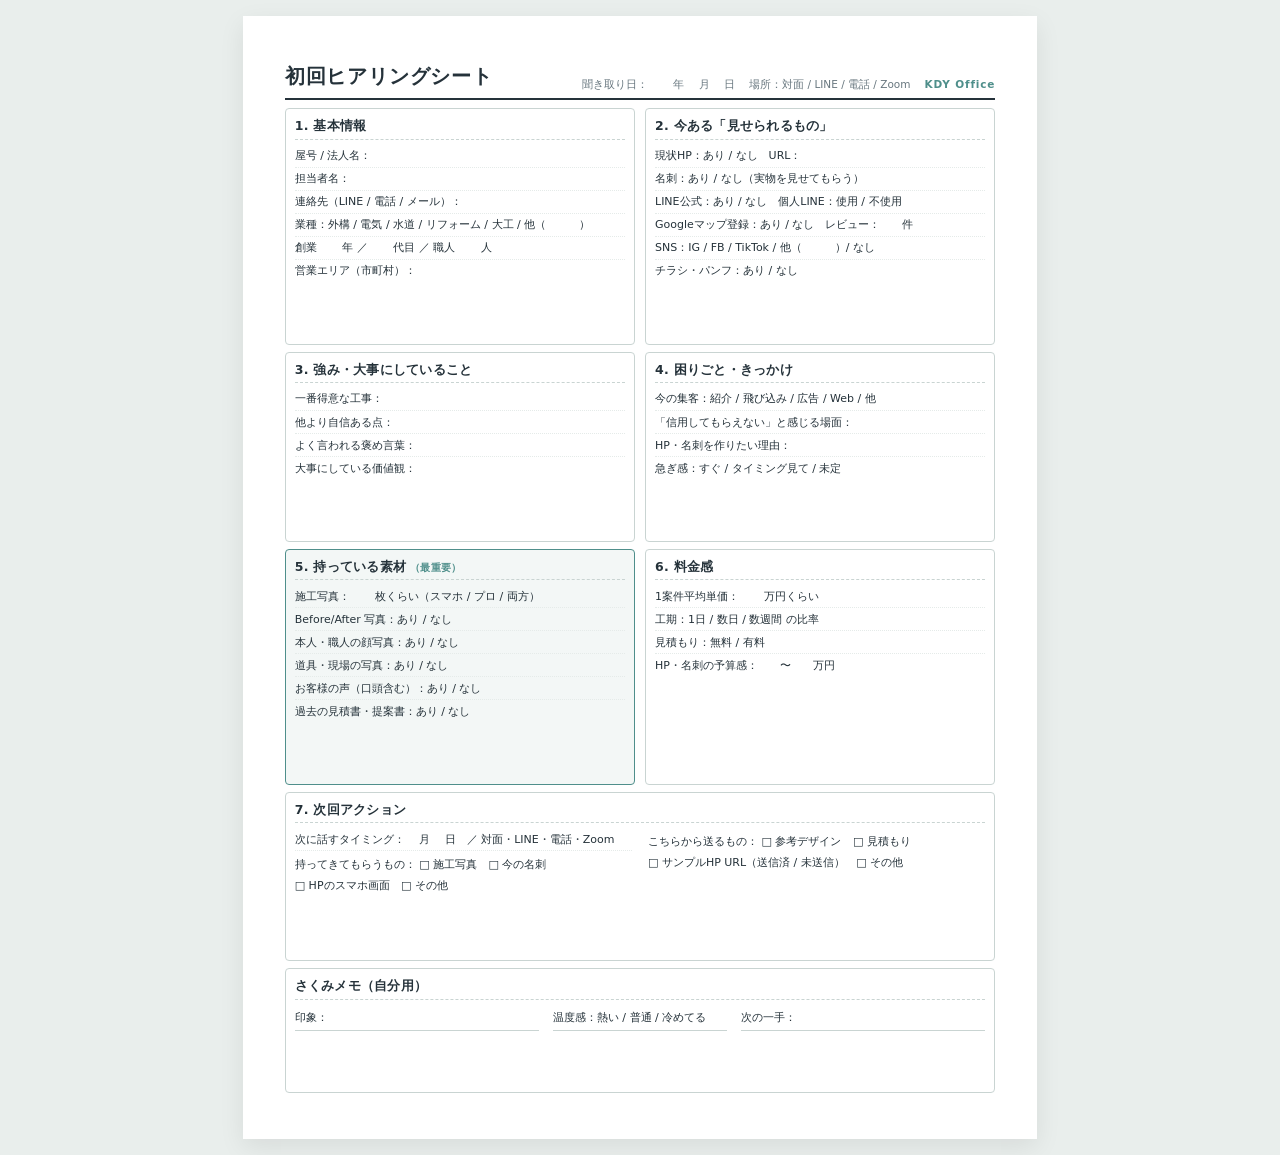
<file: hearing-sheet.html>
<!doctype html>
<html lang="ja">
<head>
<meta charset="utf-8">
<title>KDY Office 初回ヒアリングシート</title>
<link rel="stylesheet" href="hearing-sheet.css">
</head>
<body>
<div class="sheet">
  <header class="sheet-head">
    <h1>初回ヒアリングシート</h1>
    <div class="meta">
      <span>聞き取り日：　　 年　 月　 日</span>
      <span>場所：対面 / LINE / 電話 / Zoom</span>
      <span class="brand">KDY Office</span>
    </div>
  </header>

  <div class="grid">
    <section class="block">
      <h2>1. 基本情報</h2>
      <ul>
        <li>屋号 / 法人名：</li>
        <li>担当者名：</li>
        <li>連絡先（LINE / 電話 / メール）：</li>
        <li>業種：外構 / 電気 / 水道 / リフォーム / 大工 / 他（　　　）</li>
        <li>創業　　 年 ／ 　　代目 ／ 職人　　 人</li>
        <li>営業エリア（市町村）：</li>
      </ul>
    </section>

    <section class="block">
      <h2>2. 今ある「見せられるもの」</h2>
      <ul>
        <li>現状HP：あり / なし　URL：</li>
        <li>名刺：あり / なし（実物を見せてもらう）</li>
        <li>LINE公式：あり / なし　個人LINE：使用 / 不使用</li>
        <li>Googleマップ登録：あり / なし　レビュー：　　件</li>
        <li>SNS：IG / FB / TikTok / 他（　　　）/ なし</li>
        <li>チラシ・パンフ：あり / なし</li>
      </ul>
    </section>

    <section class="block">
      <h2>3. 強み・大事にしていること</h2>
      <ul>
        <li>一番得意な工事：</li>
        <li>他より自信ある点：</li>
        <li>よく言われる褒め言葉：</li>
        <li>大事にしている価値観：</li>
      </ul>
    </section>

    <section class="block">
      <h2>4. 困りごと・きっかけ</h2>
      <ul>
        <li>今の集客：紹介 / 飛び込み / 広告 / Web / 他</li>
        <li>「信用してもらえない」と感じる場面：</li>
        <li>HP・名刺を作りたい理由：</li>
        <li>急ぎ感：すぐ / タイミング見て / 未定</li>
      </ul>
    </section>

    <section class="block emphasize">
      <h2>5. 持っている素材<small>（最重要）</small></h2>
      <ul>
        <li>施工写真：　　 枚くらい（スマホ / プロ / 両方）</li>
        <li>Before/After 写真：あり / なし</li>
        <li>本人・職人の顔写真：あり / なし</li>
        <li>道具・現場の写真：あり / なし</li>
        <li>お客様の声（口頭含む）：あり / なし</li>
        <li>過去の見積書・提案書：あり / なし</li>
      </ul>
    </section>

    <section class="block">
      <h2>6. 料金感</h2>
      <ul>
        <li>1案件平均単価：　　 万円くらい</li>
        <li>工期：1日 / 数日 / 数週間 の比率</li>
        <li>見積もり：無料 / 有料</li>
        <li>HP・名刺の予算感：　　〜　　万円</li>
      </ul>
    </section>

    <section class="block wide">
      <h2>7. 次回アクション</h2>
      <div class="cols">
        <ul>
          <li>次に話すタイミング：　 月　 日　／ 対面・LINE・電話・Zoom</li>
          <li>持ってきてもらうもの：
            <span class="check">□ 施工写真</span>
            <span class="check">□ 今の名刺</span>
            <span class="check">□ HPのスマホ画面</span>
            <span class="check">□ その他</span>
          </li>
        </ul>
        <ul>
          <li>こちらから送るもの：
            <span class="check">□ 参考デザイン</span>
            <span class="check">□ 見積もり</span>
            <span class="check">□ サンプルHP URL（送信済 / 未送信）</span>
            <span class="check">□ その他</span>
          </li>
        </ul>
      </div>
    </section>

    <section class="block memo wide">
      <h2>さくみメモ（自分用）</h2>
      <div class="memo-grid">
        <div>印象：</div>
        <div>温度感：熱い / 普通 / 冷めてる</div>
        <div>次の一手：</div>
      </div>
    </section>
  </div>
</div>
</body>
</html>
</file>
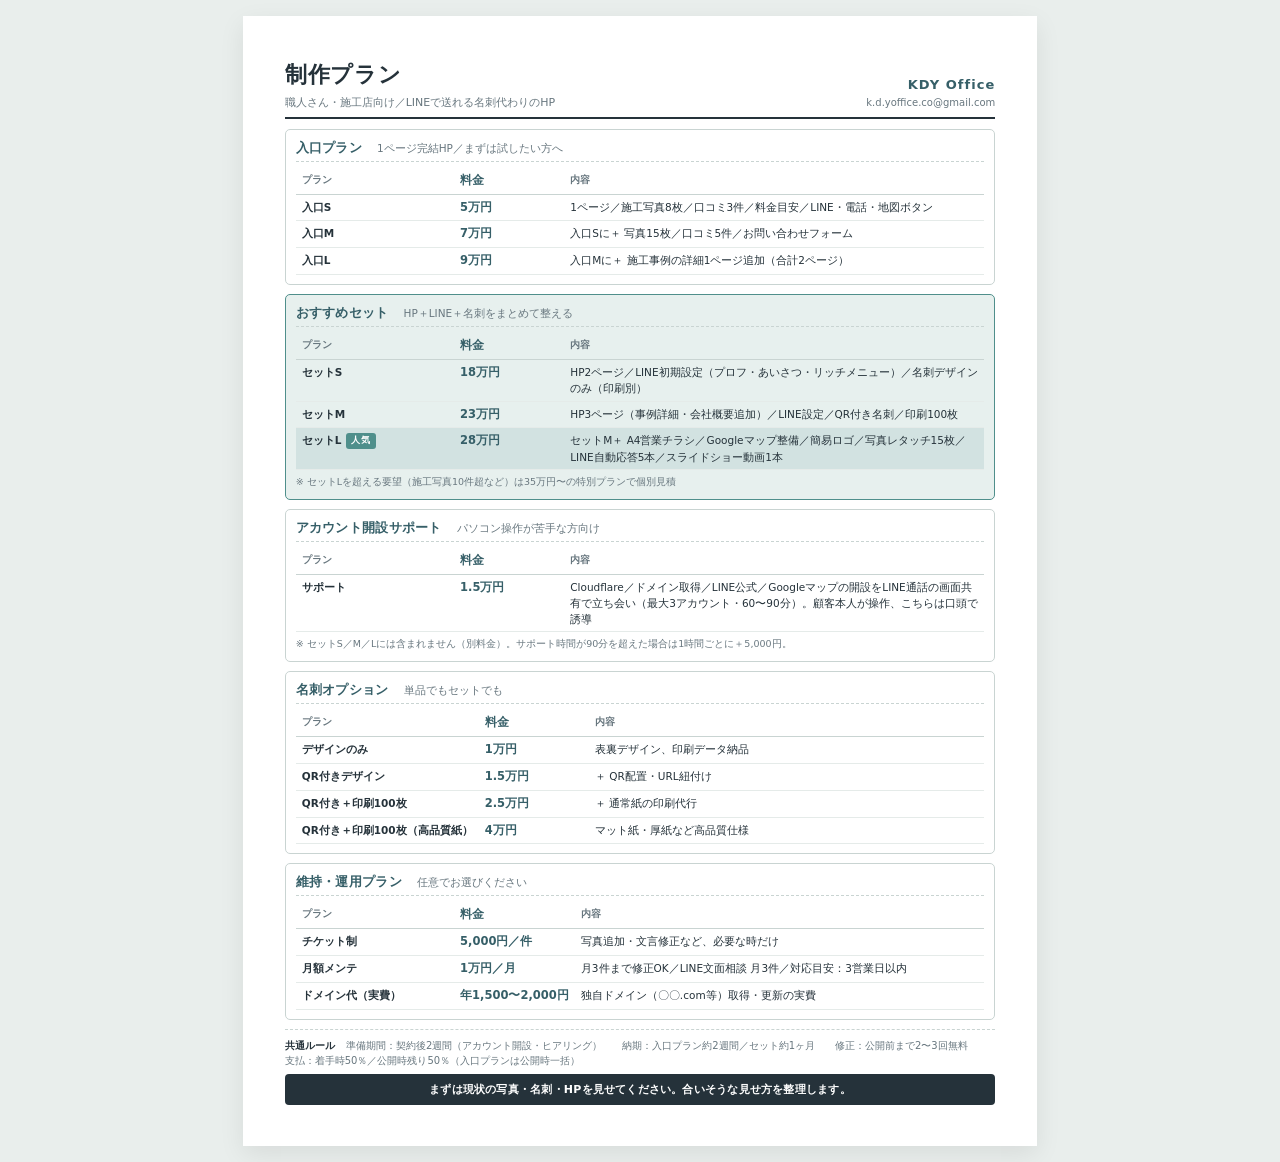
<file: plans.html>
<!doctype html>
<html lang="ja">
<head>
<meta charset="utf-8">
<title>KDY Office 制作プラン</title>
<link rel="stylesheet" href="plans.css">
</head>
<body>
<div class="sheet">
  <header class="sheet-head">
    <div>
      <h1>制作プラン</h1>
      <p class="sub">職人さん・施工店向け／LINEで送れる名刺代わりのHP</p>
    </div>
    <div class="brand">
      <div class="brand-name">KDY Office</div>
      <div class="brand-mail">k.d.yoffice.co@gmail.com</div>
    </div>
  </header>

  <section class="block">
    <h2>入口プラン<small>　1ページ完結HP／まずは試したい方へ</small></h2>
    <table>
      <thead><tr><th>プラン</th><th class="price">料金</th><th>内容</th></tr></thead>
      <tbody>
        <tr><th>入口S</th><td class="price">5万円</td><td>1ページ／施工写真8枚／口コミ3件／料金目安／LINE・電話・地図ボタン</td></tr>
        <tr><th>入口M</th><td class="price">7万円</td><td>入口Sに＋ 写真15枚／口コミ5件／お問い合わせフォーム</td></tr>
        <tr><th>入口L</th><td class="price">9万円</td><td>入口Mに＋ 施工事例の詳細1ページ追加（合計2ページ）</td></tr>
      </tbody>
    </table>
  </section>

  <section class="block highlight">
    <h2>おすすめセット<small>　HP＋LINE＋名刺をまとめて整える</small></h2>
    <table>
      <thead><tr><th>プラン</th><th class="price">料金</th><th>内容</th></tr></thead>
      <tbody>
        <tr><th>セットS</th><td class="price">18万円</td><td>HP2ページ／LINE初期設定（プロフ・あいさつ・リッチメニュー）／名刺デザインのみ（印刷別）</td></tr>
        <tr><th>セットM</th><td class="price">23万円</td><td>HP3ページ（事例詳細・会社概要追加）／LINE設定／QR付き名刺／印刷100枚</td></tr>
        <tr class="recommended"><th>セットL<span class="badge">人気</span></th><td class="price">28万円</td><td>セットM＋ A4営業チラシ／Googleマップ整備／簡易ロゴ／写真レタッチ15枚／LINE自動応答5本／スライドショー動画1本</td></tr>
      </tbody>
    </table>
    <p class="note">※ セットLを超える要望（施工写真10件超など）は35万円〜の特別プランで個別見積</p>
  </section>

  <section class="block">
    <h2>アカウント開設サポート<small>　パソコン操作が苦手な方向け</small></h2>
    <table>
      <thead><tr><th>プラン</th><th class="price">料金</th><th>内容</th></tr></thead>
      <tbody>
        <tr><th>サポート</th><td class="price">1.5万円</td><td>Cloudflare／ドメイン取得／LINE公式／Googleマップの開設をLINE通話の画面共有で立ち会い（最大3アカウント・60〜90分）。顧客本人が操作、こちらは口頭で誘導</td></tr>
      </tbody>
    </table>
    <p class="note">※ セットS／M／Lには含まれません（別料金）。サポート時間が90分を超えた場合は1時間ごとに＋5,000円。</p>
  </section>

  <section class="block">
    <h2>名刺オプション<small>　単品でもセットでも</small></h2>
    <table>
      <thead><tr><th>プラン</th><th class="price">料金</th><th>内容</th></tr></thead>
      <tbody>
        <tr><th>デザインのみ</th><td class="price">1万円</td><td>表裏デザイン、印刷データ納品</td></tr>
        <tr><th>QR付きデザイン</th><td class="price">1.5万円</td><td>＋ QR配置・URL紐付け</td></tr>
        <tr><th>QR付き＋印刷100枚</th><td class="price">2.5万円</td><td>＋ 通常紙の印刷代行</td></tr>
        <tr><th>QR付き＋印刷100枚（高品質紙）</th><td class="price">4万円</td><td>マット紙・厚紙など高品質仕様</td></tr>
      </tbody>
    </table>
  </section>

  <section class="block">
    <h2>維持・運用プラン<small>　任意でお選びください</small></h2>
    <table>
      <thead><tr><th>プラン</th><th class="price">料金</th><th>内容</th></tr></thead>
      <tbody>
        <tr><th>チケット制</th><td class="price">5,000円／件</td><td>写真追加・文言修正など、必要な時だけ</td></tr>
        <tr><th>月額メンテ</th><td class="price">1万円／月</td><td>月3件まで修正OK／LINE文面相談 月3件／対応目安：3営業日以内</td></tr>
        <tr><th>ドメイン代（実費）</th><td class="price">年1,500〜2,000円</td><td>独自ドメイン（〇〇.com等）取得・更新の実費</td></tr>
      </tbody>
    </table>
  </section>

  <footer class="sheet-foot">
    <div class="conditions">
      <strong>共通ルール</strong>
      <span>準備期間：契約後2週間（アカウント開設・ヒアリング）　　納期：入口プラン約2週間／セット約1ヶ月　　修正：公開前まで2〜3回無料　　支払：着手時50％／公開時残り50％（入口プランは公開時一括）</span>
    </div>
    <div class="cta">まずは現状の写真・名刺・HPを見せてください。合いそうな見せ方を整理します。</div>
  </footer>
</div>
</body>
</html>
</file>
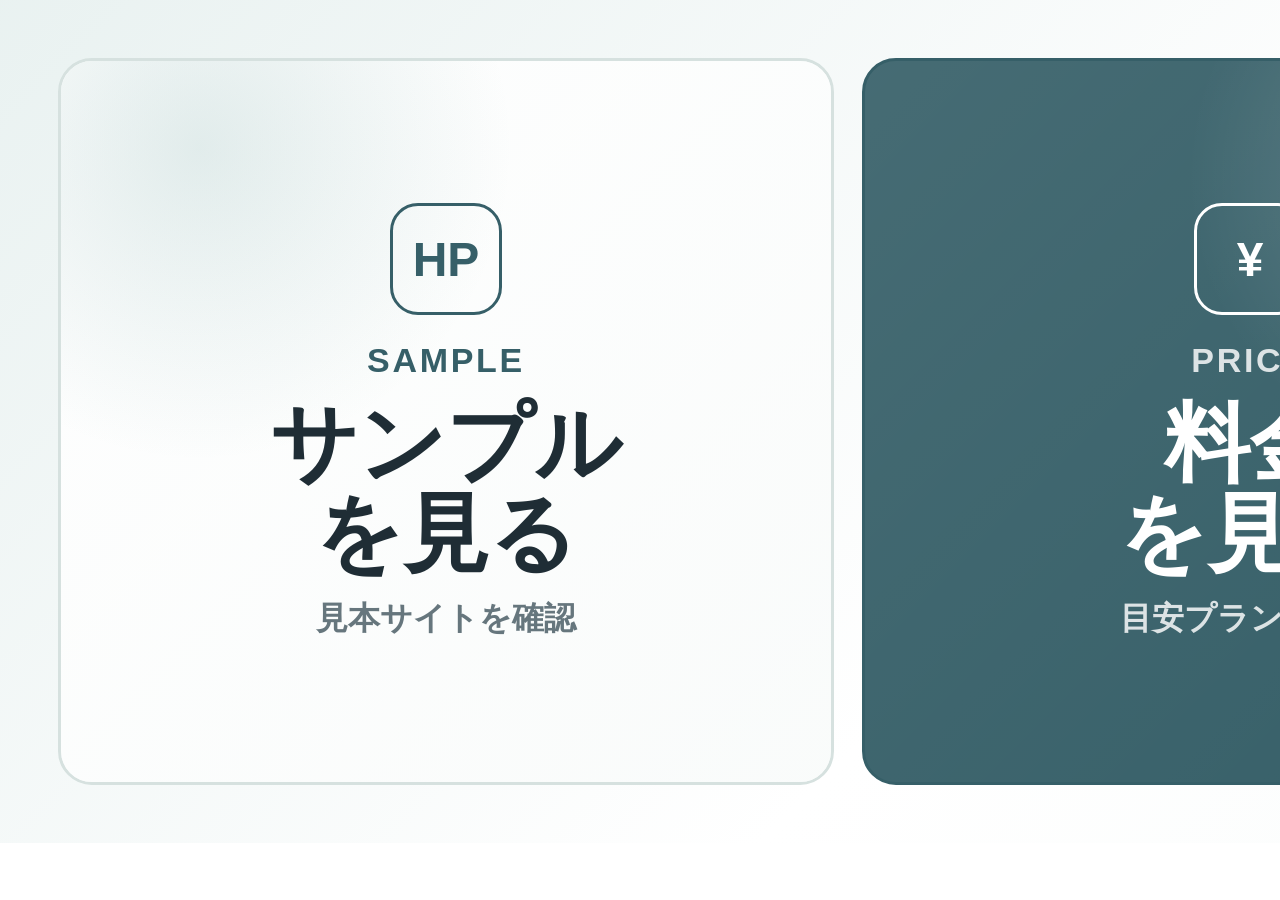
<file: rich-menu.html>
<!doctype html>
<html lang="ja">
  <head>
    <meta charset="utf-8">
    <meta name="viewport" content="width=device-width, initial-scale=1">
    <title>KDY Office Rich Menu</title>
    <style>
      :root {
        --ink: #1f2d35;
        --muted: #66767d;
        --line: #d6e1df;
        --paper: #f7faf9;
        --teal: #365f68;
        --teal-soft: #e8f1f0;
      }

      * {
        box-sizing: border-box;
      }

      html,
      body {
        width: 2500px;
        height: 843px;
        margin: 0;
        overflow: hidden;
        background: #fff;
        color: var(--ink);
        font-family: -apple-system, BlinkMacSystemFont, "Hiragino Sans", "Yu Gothic", "YuGothic", "Noto Sans JP", sans-serif;
      }

      .menu {
        display: grid;
        grid-template-columns: repeat(3, 1fr);
        width: 2500px;
        height: 843px;
        padding: 58px;
        gap: 28px;
        background:
          linear-gradient(135deg, rgba(232, 241, 240, .95), rgba(255, 255, 255, .98) 48%, rgba(246, 250, 249, 1)),
          #fff;
      }

      .item {
        position: relative;
        display: grid;
        place-items: center;
        overflow: hidden;
        padding: 56px;
        border: 3px solid var(--line);
        border-radius: 34px;
        background: rgba(255, 255, 255, .82);
      }

      .item::before {
        content: "";
        position: absolute;
        inset: 0;
        background:
          radial-gradient(circle at 18% 12%, rgba(79, 143, 139, .16), transparent 35%),
          linear-gradient(135deg, rgba(255, 255, 255, .78), rgba(247, 250, 249, .7));
        pointer-events: none;
      }

      .item.primary {
        color: #fff;
        border-color: var(--teal);
        background: var(--teal);
      }

      .item.primary::before {
        background:
          radial-gradient(circle at 80% 16%, rgba(255, 255, 255, .2), transparent 34%),
          linear-gradient(135deg, rgba(255, 255, 255, .08), rgba(255, 255, 255, 0));
      }

      .content {
        position: relative;
        display: grid;
        gap: 18px;
        justify-items: center;
        text-align: center;
      }

      .eyebrow {
        color: var(--teal);
        font-size: 34px;
        font-weight: 900;
        letter-spacing: .08em;
      }

      .primary .eyebrow,
      .primary .sub {
        color: rgba(255, 255, 255, .82);
      }

      .title {
        margin: 0;
        font-size: 86px;
        font-weight: 900;
        line-height: 1.05;
        letter-spacing: 0;
      }

      .sub {
        margin: 0;
        color: var(--muted);
        font-size: 32px;
        font-weight: 800;
        line-height: 1.35;
      }

      .icon {
        display: grid;
        place-items: center;
        width: 112px;
        height: 112px;
        margin-bottom: 8px;
        border: 3px solid currentColor;
        border-radius: 28px;
        color: var(--teal);
        font-size: 48px;
        font-weight: 900;
      }

      .primary .icon {
        color: #fff;
      }
    </style>
  </head>
  <body>
    <main class="menu" aria-label="KDY Office リッチメニュー">
      <section class="item">
        <div class="content">
          <div class="icon">HP</div>
          <div class="eyebrow">SAMPLE</div>
          <h1 class="title">サンプル<br>を見る</h1>
          <p class="sub">見本サイトを確認</p>
        </div>
      </section>

      <section class="item primary">
        <div class="content">
          <div class="icon">¥</div>
          <div class="eyebrow">PRICE</div>
          <h1 class="title">料金<br>を見る</h1>
          <p class="sub">目安プランを確認</p>
        </div>
      </section>

      <section class="item">
        <div class="content">
          <div class="icon">?</div>
          <div class="eyebrow">CONTACT</div>
          <h1 class="title">相談<br>する</h1>
          <p class="sub">このまま送信</p>
        </div>
      </section>
    </main>
  </body>
</html>
</file>
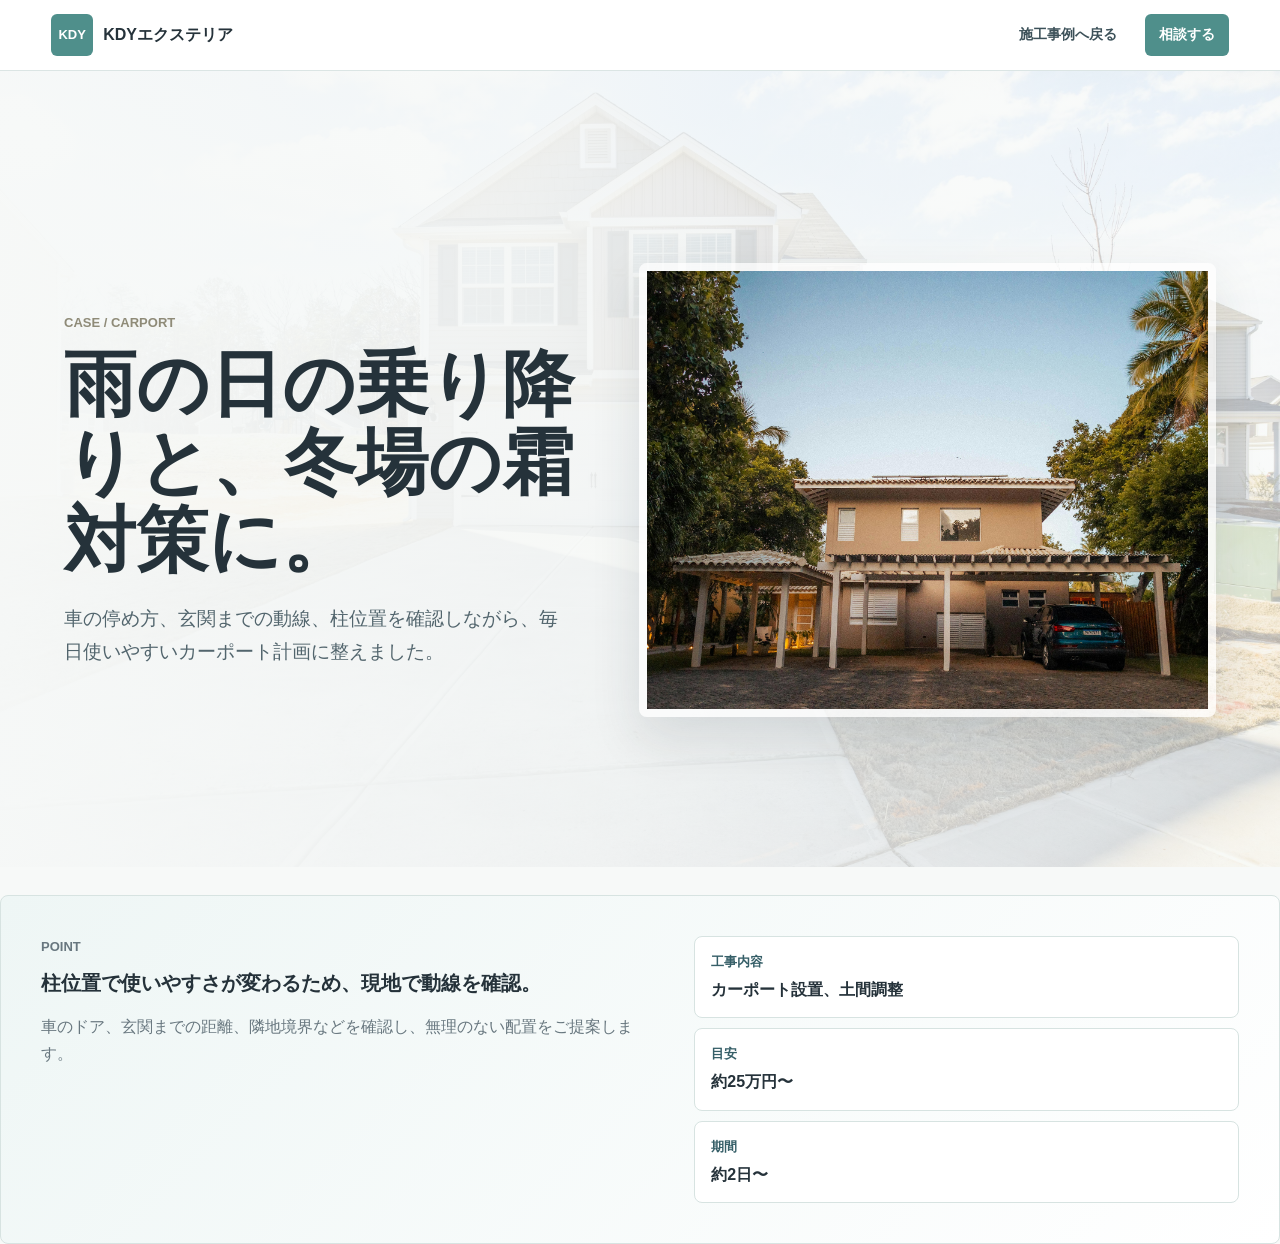
<file: cases/carport.html>
<!doctype html>
<html lang="ja">
  <head>
    <meta charset="utf-8">
    <meta name="viewport" content="width=device-width, initial-scale=1">
    <title>カーポート設置 | KDYエクステリア</title>
    <link rel="stylesheet" href="../styles.css">
  </head>
  <body>
    <header class="site-header">
      <a class="brand" href="../index.html"><span class="brand-mark">KDY</span><span>KDYエクステリア</span></a>
      <nav class="nav"><a href="../index.html#works">施工事例へ戻る</a><a class="nav-cta" href="../index.html#contact">相談する</a></nav>
    </header>
    <main>
      <section class="hero">
        <div class="hero-copy">
          <p class="eyebrow">Case / Carport</p>
          <h1>雨の日の乗り降りと、冬場の霜対策に。</h1>
          <p class="lead">車の停め方、玄関までの動線、柱位置を確認しながら、毎日使いやすいカーポート計画に整えました。</p>
        </div>
        <figure class="hero-visual"><img src="../assets/carport-house.jpg" alt="カーポート設置"></figure>
      </section>
      <section class="section case-story">
        <div><p class="eyebrow">Point</p><h3>柱位置で使いやすさが変わるため、現地で動線を確認。</h3><p>車のドア、玄関までの距離、隣地境界などを確認し、無理のない配置をご提案します。</p></div>
        <ul><li><strong>工事内容</strong><span>カーポート設置、土間調整</span></li><li><strong>目安</strong><span>約25万円〜</span></li><li><strong>期間</strong><span>約2日〜</span></li></ul>
      </section>
    </main>
  </body>
</html>
</file>
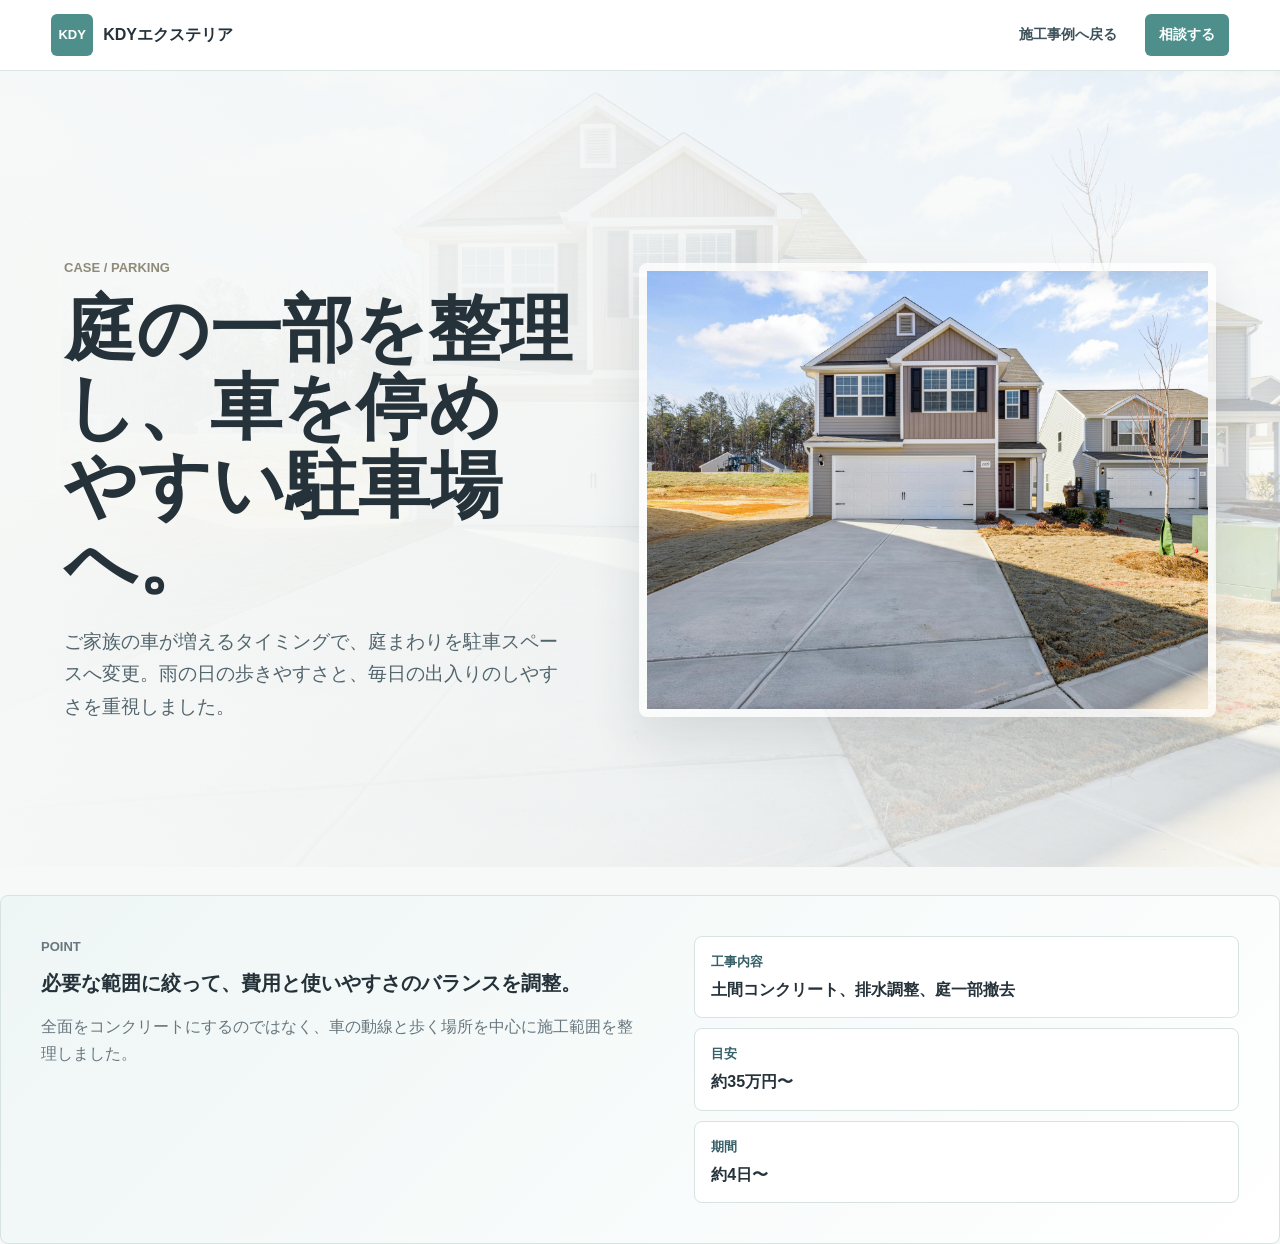
<file: cases/driveway.html>
<!doctype html>
<html lang="ja">
  <head>
    <meta charset="utf-8">
    <meta name="viewport" content="width=device-width, initial-scale=1">
    <title>駐車場土間コンクリート工事 | KDYエクステリア</title>
    <link rel="stylesheet" href="../styles.css">
  </head>
  <body>
    <header class="site-header">
      <a class="brand" href="../index.html"><span class="brand-mark">KDY</span><span>KDYエクステリア</span></a>
      <nav class="nav"><a href="../index.html#works">施工事例へ戻る</a><a class="nav-cta" href="../index.html#contact">相談する</a></nav>
    </header>
    <main>
      <section class="hero">
        <div class="hero-copy">
          <p class="eyebrow">Case / Parking</p>
          <h1>庭の一部を整理し、車を停めやすい駐車場へ。</h1>
          <p class="lead">ご家族の車が増えるタイミングで、庭まわりを駐車スペースへ変更。雨の日の歩きやすさと、毎日の出入りのしやすさを重視しました。</p>
        </div>
        <figure class="hero-visual"><img src="../assets/driveway-house.jpg" alt="駐車場土間コンクリート工事"></figure>
      </section>
      <section class="section case-story">
        <div><p class="eyebrow">Point</p><h3>必要な範囲に絞って、費用と使いやすさのバランスを調整。</h3><p>全面をコンクリートにするのではなく、車の動線と歩く場所を中心に施工範囲を整理しました。</p></div>
        <ul><li><strong>工事内容</strong><span>土間コンクリート、排水調整、庭一部撤去</span></li><li><strong>目安</strong><span>約35万円〜</span></li><li><strong>期間</strong><span>約4日〜</span></li></ul>
      </section>
    </main>
  </body>
</html>
</file>
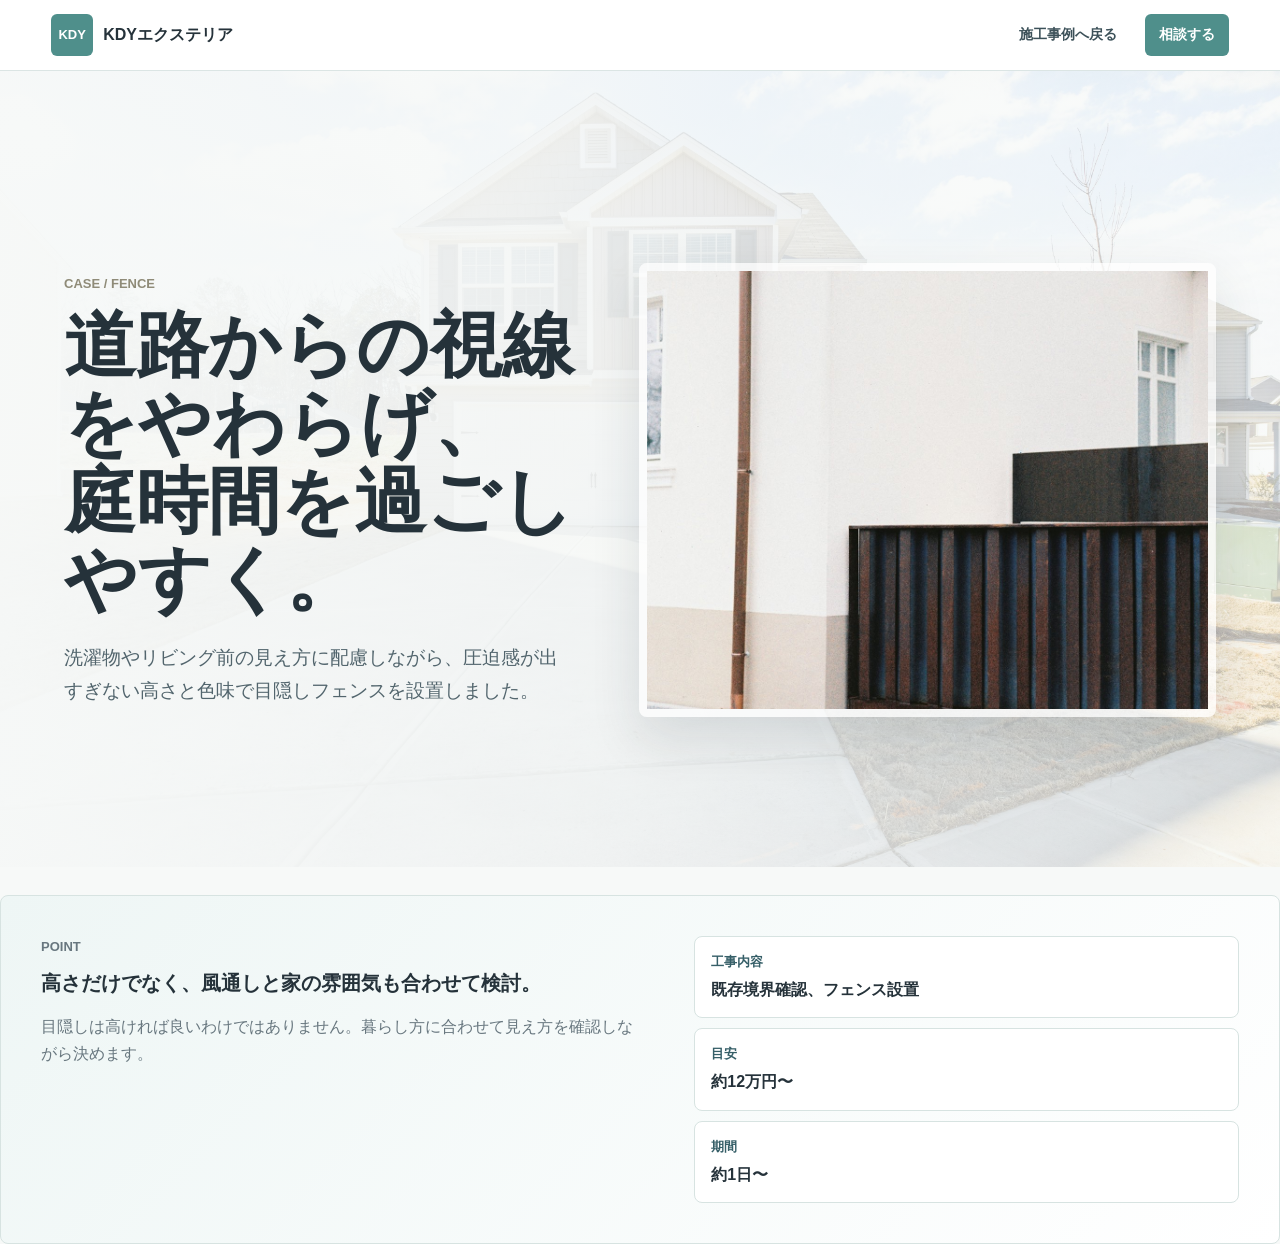
<file: cases/fence.html>
<!doctype html>
<html lang="ja">
  <head>
    <meta charset="utf-8">
    <meta name="viewport" content="width=device-width, initial-scale=1">
    <title>目隠しフェンス設置 | KDYエクステリア</title>
    <link rel="stylesheet" href="../styles.css">
  </head>
  <body>
    <header class="site-header">
      <a class="brand" href="../index.html"><span class="brand-mark">KDY</span><span>KDYエクステリア</span></a>
      <nav class="nav"><a href="../index.html#works">施工事例へ戻る</a><a class="nav-cta" href="../index.html#contact">相談する</a></nav>
    </header>
    <main>
      <section class="hero">
        <div class="hero-copy">
          <p class="eyebrow">Case / Fence</p>
          <h1>道路からの視線をやわらげ、庭時間を過ごしやすく。</h1>
          <p class="lead">洗濯物やリビング前の見え方に配慮しながら、圧迫感が出すぎない高さと色味で目隠しフェンスを設置しました。</p>
        </div>
        <figure class="hero-visual"><img src="../assets/metal-fence.jpg" alt="目隠しフェンス設置"></figure>
      </section>
      <section class="section case-story">
        <div><p class="eyebrow">Point</p><h3>高さだけでなく、風通しと家の雰囲気も合わせて検討。</h3><p>目隠しは高ければ良いわけではありません。暮らし方に合わせて見え方を確認しながら決めます。</p></div>
        <ul><li><strong>工事内容</strong><span>既存境界確認、フェンス設置</span></li><li><strong>目安</strong><span>約12万円〜</span></li><li><strong>期間</strong><span>約1日〜</span></li></ul>
      </section>
    </main>
  </body>
</html>
</file>
<file: styles.css>
:root {
  --ink: #25323a;
  --muted: #68777f;
  --paper: #f7f9f8;
  --surface: #ffffff;
  --field: #edf4f3;
  --green: #4f8f8b;
  --green-dark: #365f68;
  --moss: #8db6af;
  --clay: #8f8b78;
  --line: #d7e3e1;
  --shadow: 0 20px 50px rgba(37, 50, 58, .12);
}

* {
  box-sizing: border-box;
}

.nobreak {
  display: inline-block;
  white-space: nowrap;
}

html {
  scroll-behavior: smooth;
}

body {
  margin: 0;
  color: var(--ink);
  background: var(--paper);
  font-family: -apple-system, BlinkMacSystemFont, "Hiragino Sans", "Yu Gothic", "YuGothic", "Noto Sans JP", sans-serif;
  line-height: 1.7;
}

.topbar {
  display: flex;
  justify-content: flex-end;
  gap: 18px;
  padding: 8px clamp(18px, 4vw, 56px);
  color: #45606a;
  background: #e8f2f0;
  border-bottom: 1px solid var(--line);
  font-size: 13px;
  font-weight: 700;
}

.topbar a {
  font-weight: 900;
}

a {
  color: inherit;
  text-decoration: none;
}

img {
  display: block;
  max-width: 100%;
}

.site-header {
  position: sticky;
  top: 0;
  z-index: 10;
  display: flex;
  align-items: center;
  justify-content: space-between;
  gap: 24px;
  padding: 14px clamp(18px, 4vw, 56px);
  background: rgba(255, 255, 255, .94);
  border-bottom: 1px solid rgba(215, 227, 225, .9);
  backdrop-filter: blur(14px);
}

.brand {
  display: inline-flex;
  align-items: center;
  gap: 10px;
  font-weight: 800;
  min-width: max-content;
}

.brand-mark {
  display: grid;
  place-items: center;
  width: 42px;
  height: 42px;
  border-radius: 6px;
  color: #fff;
  background: var(--green);
  font-size: 13px;
  letter-spacing: 0;
}

.nav {
  display: flex;
  align-items: center;
  gap: clamp(12px, 2.6vw, 28px);
  color: #3c5159;
  font-size: 14px;
  font-weight: 700;
}

.nav-cta {
  padding: 9px 14px;
  color: #fff;
  background: var(--green);
  border-radius: 6px;
}

.hero {
  display: grid;
  grid-template-columns: minmax(0, .94fr) minmax(360px, 1.06fr);
  align-items: center;
  gap: clamp(28px, 5vw, 72px);
  min-height: calc(100vh - 104px);
  padding: clamp(44px, 7vw, 84px) clamp(18px, 5vw, 72px) 42px;
  background:
    linear-gradient(90deg, rgba(247, 249, 248, .99) 0%, rgba(247, 249, 248, .93) 46%, rgba(247, 249, 248, .68) 100%),
    url("assets/driveway-house.jpg") center / cover;
}

.hero-copy {
  max-width: 670px;
}

.eyebrow {
  margin: 0 0 12px;
  color: var(--clay);
  font-size: 13px;
  font-weight: 800;
  letter-spacing: 0;
  text-transform: uppercase;
}

h1,
h2,
h3,
p {
  overflow-wrap: anywhere;
}

h1 {
  margin: 0;
  font-size: clamp(38px, 6vw, 72px);
  line-height: 1.08;
  letter-spacing: 0;
}

.lead {
  margin: 24px 0 0;
  max-width: 620px;
  color: #52656d;
  font-size: clamp(16px, 2vw, 19px);
}

.hero-actions,
.contact-actions {
  display: flex;
  flex-wrap: wrap;
  gap: 12px;
  margin-top: 28px;
}

.button {
  display: inline-flex;
  align-items: center;
  justify-content: center;
  min-height: 48px;
  padding: 12px 18px;
  border: 1px solid var(--green);
  border-radius: 6px;
  font-weight: 800;
}

.button.primary {
  color: #fff;
  background: var(--green);
  box-shadow: 0 10px 24px rgba(79, 143, 139, .24);
}

.button.secondary {
  color: var(--green-dark);
  background: rgba(255, 255, 255, .82);
}

.trust-list {
  display: flex;
  flex-wrap: wrap;
  gap: 10px;
  padding: 0;
  margin: 26px 0 0;
  list-style: none;
}

.trust-list li {
  padding: 8px 12px;
  background: var(--field);
  border: 1px solid var(--line);
  border-radius: 6px;
  color: #41503f;
  font-size: 14px;
  font-weight: 700;
}

.hero-visual {
  position: relative;
  margin: 0;
  border-radius: 8px;
  overflow: hidden;
  box-shadow: var(--shadow);
  border: 8px solid rgba(255, 255, 255, .72);
}

.hero-visual figcaption {
  position: absolute;
  left: 22px;
  right: 22px;
  bottom: 22px;
  display: grid;
  gap: 4px;
  padding: 16px 18px;
  color: #25323a;
  background: rgba(255, 255, 255, .9);
  border: 1px solid rgba(215, 227, 225, .9);
  border-radius: 8px;
}

.hero-visual figcaption strong {
  font-size: 18px;
  line-height: 1.3;
}

.hero-visual figcaption span {
  font-size: 14px;
}

.proof-strip {
  display: grid;
  grid-template-columns: repeat(4, minmax(0, 1fr));
  gap: 1px;
  padding: 0 clamp(18px, 5vw, 72px) clamp(30px, 5vw, 56px);
  background: var(--paper);
}

.proof-strip div {
  display: grid;
  gap: 4px;
  padding: 22px;
  background: rgba(255, 255, 255, .94);
  border: 1px solid var(--line);
}

.proof-strip strong {
  color: var(--green-dark);
  font-size: 20px;
}

.proof-strip span {
  color: var(--muted);
  font-size: 14px;
  font-weight: 700;
}

.sample-notice {
  display: flex;
  gap: 12px;
  align-items: center;
  padding: 14px clamp(18px, 5vw, 72px);
  background: #fff7df;
  border-top: 1px solid #ead8a6;
  border-bottom: 1px solid #ead8a6;
  color: #5e4a1d;
  font-size: 14px;
}

.sample-notice strong {
  min-width: max-content;
}

.hero-visual img {
  width: 100%;
  aspect-ratio: 1.28;
  object-fit: cover;
  background: #dfe8d7;
}

.section {
  padding: clamp(58px, 8vw, 104px) clamp(18px, 5vw, 72px);
}

.section-heading {
  max-width: 820px;
}

.section-lead {
  max-width: 720px;
  color: var(--muted);
  font-size: 16px;
}

h2 {
  margin: 0;
  font-size: clamp(28px, 4vw, 48px);
  line-height: 1.18;
  letter-spacing: 0;
}

h3 {
  margin: 0;
  font-size: 20px;
  line-height: 1.35;
  letter-spacing: 0;
}

.intro {
  display: grid;
  grid-template-columns: minmax(280px, .9fr) minmax(300px, 1.1fr);
  gap: clamp(24px, 5vw, 72px);
  align-items: start;
  background: #fff;
}

.concept {
  display: grid;
  grid-template-columns: minmax(320px, .95fr) minmax(300px, 1.05fr);
  gap: clamp(28px, 5vw, 70px);
  align-items: center;
  background: #fff;
}

.concept-photo {
  border-radius: 8px;
  overflow: hidden;
  box-shadow: var(--shadow);
}

.concept-photo img {
  width: 100%;
  aspect-ratio: 1.18;
  object-fit: cover;
}

.concept-copy p {
  color: var(--muted);
  font-size: 17px;
}

.text-link {
  display: inline-flex;
  margin-top: 12px;
  color: var(--green);
  font-weight: 900;
  border-bottom: 2px solid currentColor;
}

.intro-copy {
  color: #475246;
  font-size: 17px;
}

.intro-copy p:first-child {
  margin-top: 0;
}

.service-band,
.faq-band,
.trouble-band {
  background: var(--field);
}

.service-grid,
.works-grid {
  display: grid;
  grid-template-columns: repeat(4, minmax(0, 1fr));
  gap: 16px;
  margin-top: 36px;
}

.service-card,
.work-card {
  background: var(--surface);
  border: 1px solid var(--line);
  border-radius: 8px;
  box-shadow: 0 12px 28px rgba(32, 39, 32, .06);
}

.service-card {
  min-height: 238px;
  padding: 22px;
}

.service-icon {
  display: inline-grid;
  place-items: center;
  width: 42px;
  height: 32px;
  margin-bottom: 34px;
  border-radius: 6px;
  color: #fff;
  background: var(--clay);
  font-size: 13px;
  font-weight: 800;
}

.service-card p,
.work-card p,
.reason-panel p,
.flow-list p,
.faq-list p,
.contact p,
.trouble-grid p,
.voice-card p {
  color: var(--muted);
}

.price-grid p,
.blog-grid span,
.map-band p,
.ba-card p {
  color: var(--muted);
}

.trouble-grid {
  display: grid;
  grid-template-columns: repeat(3, minmax(0, 1fr));
  gap: 16px;
  margin-top: 34px;
}

.trouble-grid article {
  padding: 26px;
  background: #fff;
  border: 1px solid var(--line);
  border-radius: 8px;
}

.trouble-grid h3 {
  margin-bottom: 10px;
}

.reason-layout {
  display: grid;
  grid-template-columns: minmax(280px, .92fr) minmax(300px, 1.08fr);
  gap: clamp(20px, 5vw, 64px);
  margin-top: 36px;
}

.reason-panel {
  padding: clamp(24px, 4vw, 36px);
  color: var(--ink);
  background: #eef6f5;
  border: 1px solid var(--line);
  border-radius: 8px;
}

.reason-panel p {
  color: var(--muted);
}

.check-list {
  display: grid;
  gap: 12px;
  padding: 0;
  margin: 0;
  list-style: none;
}

.check-list li {
  padding: 18px 18px 18px 46px;
  background: #fff;
  border: 1px solid var(--line);
  border-radius: 8px;
  position: relative;
  font-weight: 700;
}

.check-list li::before {
  content: "";
  position: absolute;
  left: 18px;
  top: 24px;
  width: 12px;
  height: 12px;
  border-radius: 50%;
  background: var(--moss);
}

.works-band {
  background: #fff;
}

.works-grid {
  grid-template-columns: repeat(3, minmax(0, 1fr));
}

.case-story {
  display: grid;
  grid-template-columns: minmax(280px, 1fr) minmax(300px, .9fr);
  gap: clamp(22px, 4vw, 48px);
  align-items: stretch;
  margin-top: 28px;
  padding: clamp(24px, 4vw, 40px);
  color: var(--ink);
  background: linear-gradient(135deg, #eef6f5, #ffffff);
  border: 1px solid var(--line);
  border-radius: 8px;
}

.case-story p {
  color: var(--muted);
}

.case-story ul {
  display: grid;
  gap: 10px;
  padding: 0;
  margin: 0;
  list-style: none;
}

.case-story li {
  display: grid;
  gap: 3px;
  padding: 14px 16px;
  background: #fff;
  border: 1px solid var(--line);
  border-radius: 8px;
}

.case-story strong {
  color: var(--green-dark);
  font-size: 13px;
}

.case-story span {
  color: var(--ink);
  font-weight: 700;
}

.gallery-grid {
  display: grid;
  grid-template-columns: repeat(4, minmax(0, 1fr));
  gap: 10px;
  margin-top: 18px;
}

.gallery-grid article {
  position: relative;
  min-height: 160px;
  overflow: hidden;
  border-radius: 8px;
  background: var(--field);
}

.gallery-grid img {
  width: 100%;
  height: 100%;
  min-height: 160px;
  object-fit: cover;
  transition: transform .28s ease;
}

.gallery-grid article:hover img {
  transform: scale(1.04);
}

.gallery-grid span {
  position: absolute;
  left: 10px;
  right: 10px;
  bottom: 10px;
  padding: 8px 10px;
  color: var(--ink);
  background: rgba(255, 255, 255, .88);
  border: 1px solid rgba(215, 227, 225, .9);
  border-radius: 6px;
  font-size: 13px;
  font-weight: 900;
}

.work-card {
  overflow: hidden;
}

.work-image {
  display: block;
  width: 100%;
  height: 220px;
  object-fit: cover;
  background: var(--field);
}

.work-body {
  padding: 22px;
}

.card-link {
  display: inline-flex;
  margin-top: 8px;
  color: var(--green);
  font-weight: 900;
  border-bottom: 2px solid currentColor;
}

.work-type {
  margin: 0 0 8px;
  color: var(--clay);
  font-size: 13px;
  font-weight: 800;
}

.flow-list {
  display: grid;
  grid-template-columns: repeat(4, minmax(0, 1fr));
  gap: 14px;
  padding: 0;
  margin: 36px 0 0;
  list-style: none;
}

.flow-list li {
  min-height: 190px;
  padding: 22px;
  background: #fff;
  border: 1px solid var(--line);
  border-radius: 8px;
}

.flow-list span {
  display: grid;
  place-items: center;
  width: 38px;
  height: 38px;
  margin-bottom: 24px;
  border-radius: 50%;
  color: #fff;
  background: var(--green);
  font-weight: 800;
}

.flow-list strong {
  display: block;
  font-size: 18px;
}

.voice-band {
  background: #fff;
}

.voice-grid {
  display: grid;
  grid-template-columns: repeat(3, minmax(0, 1fr));
  gap: 16px;
  margin-top: 34px;
}

.voice-card {
  padding: 26px;
  background: var(--paper);
  border: 1px solid var(--line);
  border-radius: 8px;
}

.voice-card p {
  margin-top: 0;
}

.voice-card span {
  display: block;
  margin-top: 20px;
  color: var(--clay);
  font-size: 13px;
  font-weight: 900;
}

.before-after-band,
.price-band,
.blog-band {
  background: var(--field);
}

.ba-grid {
  display: grid;
  grid-template-columns: repeat(2, minmax(0, 1fr));
  gap: 18px;
  margin-top: 34px;
}

.ba-card {
  padding: 18px;
  background: #fff;
  border: 1px solid var(--line);
  border-radius: 8px;
}

.ba-images {
  display: grid;
  grid-template-columns: repeat(2, minmax(0, 1fr));
  gap: 8px;
}

.ba-images figure {
  position: relative;
  margin: 0;
  overflow: hidden;
  border-radius: 8px;
}

.ba-images .before-mock img {
  filter: saturate(.55) contrast(.92) brightness(.82);
}

.ba-images .before-mock::after {
  content: "";
  position: absolute;
  inset: 0;
  background:
    linear-gradient(135deg, rgba(106, 119, 125, .22), rgba(106, 119, 125, .08)),
    repeating-linear-gradient(90deg, rgba(255, 255, 255, .12) 0 7px, transparent 7px 16px);
  pointer-events: none;
}

.ba-images img {
  width: 100%;
  aspect-ratio: 1.25;
  object-fit: cover;
}

.ba-images figcaption {
  position: absolute;
  left: 8px;
  top: 8px;
  padding: 4px 8px;
  color: var(--ink);
  background: rgba(255, 255, 255, .88);
  border-radius: 6px;
  font-size: 12px;
  font-weight: 900;
}

.staff-band {
  display: grid;
  grid-template-columns: minmax(300px, .85fr) minmax(300px, 1.15fr);
  gap: clamp(26px, 5vw, 68px);
  align-items: center;
  background: #fff;
}

.staff-photo {
  overflow: hidden;
  border-radius: 8px;
  box-shadow: var(--shadow);
}

.staff-photo img {
  width: 100%;
  aspect-ratio: 1;
  object-fit: cover;
}

.staff-copy p {
  color: var(--muted);
  font-size: 17px;
}

.staff-list {
  display: grid;
  gap: 10px;
  margin: 22px 0 0;
}

.staff-list div {
  display: grid;
  grid-template-columns: 94px minmax(0, 1fr);
  gap: 14px;
  padding-top: 10px;
  border-top: 1px solid var(--line);
}

.staff-list dt {
  color: var(--clay);
  font-weight: 900;
}

.staff-list dd {
  margin: 0;
  font-weight: 700;
}

.review-panel {
  display: flex;
  align-items: center;
  justify-content: space-between;
  gap: 20px;
  margin-top: 24px;
  padding: 24px;
  background: linear-gradient(135deg, #eef6f5, #ffffff);
  border: 1px solid var(--line);
  border-radius: 8px;
  color: var(--ink);
}

.review-panel p {
  margin: 0;
  color: var(--muted);
}

.review-score {
  color: var(--green-dark) !important;
  font-size: 28px;
  font-weight: 900;
}

.price-grid,
.blog-grid {
  display: grid;
  grid-template-columns: repeat(4, minmax(0, 1fr));
  gap: 16px;
  margin-top: 34px;
}

.price-grid article,
.blog-grid article {
  padding: 24px;
  background: #fff;
  border: 1px solid var(--line);
  border-radius: 8px;
}

.price-grid span {
  color: var(--clay);
  font-weight: 900;
}

.price-grid strong {
  display: block;
  margin: 10px 0;
  color: var(--green-dark);
  font-size: 28px;
}

.map-band {
  display: grid;
  grid-template-columns: minmax(300px, .8fr) minmax(320px, 1.2fr);
  gap: clamp(24px, 5vw, 68px);
  align-items: center;
  background: #fff;
}

.map-box {
  display: grid;
  place-items: center;
  min-height: 330px;
  padding: 30px;
  text-align: center;
  background:
    linear-gradient(135deg, rgba(56, 96, 68, .18) 25%, transparent 25%) 0 0 / 36px 36px,
    linear-gradient(135deg, transparent 75%, rgba(155, 109, 69, .18) 75%) 0 0 / 36px 36px,
    #eef0e7;
  border: 1px solid var(--line);
  border-radius: 8px;
}

.map-box span {
  color: var(--clay);
  font-weight: 900;
}

.map-box strong {
  display: block;
  color: var(--green-dark);
  font-size: 28px;
}

.blog-grid {
  grid-template-columns: repeat(3, minmax(0, 1fr));
}

.blog-grid p {
  margin: 0 0 24px;
  color: var(--clay);
  font-weight: 900;
}

.blog-grid h3 {
  margin-bottom: 12px;
}

.faq-list {
  display: grid;
  gap: 12px;
  max-width: 980px;
  margin-top: 34px;
}

.estimate-band {
  display: grid;
  grid-template-columns: minmax(300px, 1fr) minmax(280px, 420px);
  gap: clamp(24px, 5vw, 68px);
  align-items: center;
  background: #fff;
}

.estimate-copy p {
  color: var(--muted);
  font-size: 17px;
}

.estimate-box {
  padding: 28px;
  background: var(--field);
  border: 1px solid var(--line);
  border-radius: 8px;
}

.estimate-box strong {
  display: block;
  margin-bottom: 12px;
  font-size: 20px;
}

.estimate-box ul {
  display: grid;
  gap: 8px;
  padding-left: 20px;
  margin: 0 0 22px;
  color: #4c574b;
  font-weight: 700;
}

details {
  background: #fff;
  border: 1px solid var(--line);
  border-radius: 8px;
  padding: 18px 20px;
}

summary {
  cursor: pointer;
  font-weight: 800;
}

.contact {
  padding: clamp(62px, 9vw, 118px) clamp(18px, 5vw, 72px);
  color: var(--ink);
  background: linear-gradient(135deg, #eef6f5, #ffffff);
  border-top: 1px solid var(--line);
}

.contact-inner {
  max-width: 980px;
}

.contact h2 {
  max-width: 850px;
}

.contact p {
  max-width: 720px;
  color: var(--muted);
}

.contact .button.secondary {
  color: var(--green-dark);
  background: #fff;
  border-color: var(--line);
}

.company {
  display: grid;
  gap: 10px;
  max-width: 720px;
  margin: 34px 0 0;
}

.company div {
  display: grid;
  grid-template-columns: 100px minmax(0, 1fr);
  gap: 16px;
  padding-top: 10px;
  border-top: 1px solid var(--line);
}

.company dt {
  color: var(--green-dark);
  font-weight: 800;
}

.company dd {
  margin: 0;
}

.photo-credit {
  margin: 20px 0 0;
  color: var(--muted);
  font-size: 12px;
}

.fixed-cta {
  position: fixed;
  right: 18px;
  bottom: 18px;
  z-index: 20;
  display: flex;
  gap: 8px;
}

.fixed-cta a {
  display: inline-flex;
  align-items: center;
  justify-content: center;
  min-width: 86px;
  min-height: 46px;
  padding: 10px 14px;
  color: #fff;
  background: #4f8f8b;
  border-radius: 6px;
  box-shadow: 0 10px 28px rgba(79, 143, 139, .28);
  font-weight: 900;
}

@media (max-width: 980px) {
  .hero,
  .intro,
  .reason-layout,
  .concept,
  .case-story,
  .estimate-band,
  .staff-band,
  .map-band {
    grid-template-columns: 1fr;
  }

  .hero {
    min-height: auto;
  }

  .service-grid,
  .flow-list,
  .proof-strip,
  .trouble-grid,
  .voice-grid,
  .price-grid,
  .blog-grid,
  .ba-grid {
    grid-template-columns: repeat(2, minmax(0, 1fr));
  }

  .works-grid {
    grid-template-columns: 1fr;
  }

  .gallery-grid {
    grid-template-columns: repeat(3, minmax(0, 1fr));
  }
}

@media (max-width: 720px) {
  body {
    padding-bottom: 74px;
  }

  .topbar {
    justify-content: flex-start;
    flex-wrap: wrap;
    gap: 8px 14px;
    padding: 8px 14px;
    font-size: 12px;
  }

  .site-header {
    position: sticky;
    align-items: center;
    flex-direction: row;
    gap: 12px;
    padding: 10px 14px;
  }

  .nav {
    flex: 1 1 auto;
    width: auto;
    min-width: 0;
    overflow-x: auto;
    gap: 10px;
    padding: 0 0 2px;
    font-size: 12px;
    scrollbar-width: none;
  }

  .nav::-webkit-scrollbar {
    display: none;
  }

  .nav a {
    flex: 0 0 auto;
    white-space: nowrap;
  }

  .brand {
    font-size: 13px;
  }

  .brand-mark {
    width: 36px;
    height: 36px;
    font-size: 11px;
  }

  .nav-cta {
    padding: 7px 11px;
  }

  .hero {
    gap: 24px;
    padding: 34px 16px 30px;
    background:
      linear-gradient(180deg, rgba(247, 249, 248, .98) 0%, rgba(247, 249, 248, .9) 58%, rgba(247, 249, 248, .72) 100%),
      url("assets/driveway-house.jpg") center / cover;
  }

  h1 {
    font-size: clamp(28px, 7.6vw, 38px);
    line-height: 1.18;
  }

  h2 {
    font-size: clamp(22px, 6.4vw, 30px);
    line-height: 1.25;
  }

  h3 {
    font-size: 19px;
  }

  .lead {
    margin-top: 18px;
    font-size: 15px;
  }

  .hero-actions,
  .contact-actions {
    display: grid;
    grid-template-columns: 1fr;
    gap: 10px;
  }

  .button {
    width: 100%;
    min-height: 48px;
  }

  .trust-list {
    gap: 8px;
  }

  .trust-list li {
    flex: 1 1 150px;
    padding: 8px 10px;
    font-size: 12px;
    text-align: center;
  }

  .hero-visual {
    border-width: 5px;
  }

  .hero-visual img {
    aspect-ratio: 1.05;
  }

  .hero-visual figcaption {
    position: static;
    border-radius: 0;
    padding: 14px;
  }

  .sample-notice {
    align-items: flex-start;
    padding: 12px 16px;
    font-size: 12px;
  }

  .sample-notice strong {
    min-width: auto;
  }

  .section,
  .contact {
    padding-right: 16px;
    padding-left: 16px;
  }

  .proof-strip,
  .service-grid,
  .flow-list,
  .trouble-grid,
  .voice-grid,
  .price-grid,
  .blog-grid,
  .ba-grid {
    grid-template-columns: 1fr;
  }

  .proof-strip {
    gap: 8px;
    padding: 0 16px 34px;
  }

  .proof-strip div {
    padding: 16px;
  }

  .gallery-grid {
    grid-template-columns: repeat(2, minmax(0, 1fr));
    gap: 8px;
  }

  .gallery-grid article,
  .gallery-grid img {
    min-height: 132px;
  }

  .gallery-grid span {
    left: 6px;
    right: 6px;
    bottom: 6px;
    padding: 6px 7px;
    font-size: 11px;
  }

  .work-image {
    height: auto;
    aspect-ratio: 1.32;
  }

  .ba-card {
    padding: 12px;
  }

  .ba-images {
    gap: 6px;
  }

  .ba-images img {
    aspect-ratio: .92;
  }

  .ba-images figcaption {
    top: 6px;
    left: 6px;
    padding: 3px 7px;
    font-size: 11px;
  }

  .staff-list div,
  .company div {
    grid-template-columns: 1fr;
    gap: 2px;
  }

  .review-panel {
    align-items: stretch;
    flex-direction: column;
    padding: 20px;
  }

  .review-score,
  .map-box strong,
  .price-grid strong {
    font-size: 24px;
  }

  .map-box {
    min-height: 240px;
    padding: 24px 18px;
  }

  .estimate-box,
  .price-grid article,
  .blog-grid article,
  .voice-card,
  .trouble-grid article,
  .work-body,
  .flow-list li {
    padding: 20px;
  }

  .fixed-cta {
    left: 12px;
    right: 12px;
    bottom: 12px;
  }

  .fixed-cta a {
    flex: 1;
    min-width: 0;
    min-height: 50px;
  }

  .service-card,
  .flow-list li {
    min-height: auto;
  }
}

@media (max-width: 420px) {
  .site-header {
    flex-wrap: wrap;
  }

  .nav {
    order: 2;
    width: 100%;
  }

  .hero {
    padding-top: 28px;
  }

  .ba-images {
    grid-template-columns: 1fr;
  }

  .ba-images img {
    aspect-ratio: 1.36;
  }
}
</file>
<file: flyer.css>
:root {
  --ink: #22313a;
  --muted: #63747c;
  --green: #4f8f8b;
  --green-dark: #365f68;
  --line: #d7e3e1;
  --paper: #f5f8f7;
  --clay: #8f8b78;
}

* {
  box-sizing: border-box;
}

body {
  margin: 0;
  color: var(--ink);
  background: #e8eeee;
  font-family: -apple-system, BlinkMacSystemFont, "Hiragino Sans", "Yu Gothic", "YuGothic", "Noto Sans JP", sans-serif;
  line-height: 1.6;
}

img {
  display: block;
  max-width: 100%;
}

.flyer {
  display: grid;
  grid-template-columns: repeat(2, minmax(0, 1fr));
  gap: 12px;
  align-content: start;
  width: 210mm;
  min-height: 297mm;
  margin: 20px auto;
  padding: 8mm;
  background: #fff;
  box-shadow: 0 20px 60px rgba(34, 49, 58, .16);
}

.hero {
  grid-column: 1 / -1;
  display: grid;
  grid-template-columns: minmax(0, 1.05fr) minmax(0, .95fr);
  gap: 18px;
  align-items: stretch;
  padding-bottom: 16px;
  border-bottom: 1px solid var(--line);
}

.kicker {
  margin: 0 0 10px;
  color: var(--clay);
  font-size: 13px;
  font-weight: 900;
}

h1,
h2,
p {
  overflow-wrap: anywhere;
}

h1 {
  margin: 0;
  font-size: 35px;
  line-height: 1.12;
  letter-spacing: 0;
}

h2 {
  margin: 0;
  font-size: 22px;
  line-height: 1.25;
  letter-spacing: 0;
}

.lead {
  margin: 14px 0 0;
  color: var(--muted);
  font-size: 15px;
  font-weight: 700;
}

.hero-card {
  overflow: hidden;
  border: 1px solid var(--line);
  border-radius: 8px;
  background: var(--paper);
}

.hero-card img {
  width: 100%;
  height: 118px;
  object-fit: cover;
}

.hero-card div {
  padding: 12px 14px 14px;
}

.hero-card span,
.price-card span,
.contact-box span {
  display: block;
  color: var(--green-dark);
  font-size: 12px;
  font-weight: 900;
}

.hero-card strong {
  display: block;
  margin: 3px 0 6px;
  font-size: 22px;
}

.hero-card p,
.offer p,
.sample-copy p,
.price-card p,
.contact p {
  margin: 0;
  color: var(--muted);
}

.problem,
.offer,
.sample,
.price,
.contact {
  margin-top: 0;
}

.problem {
  grid-column: 1;
  display: flex;
  flex-direction: column;
  gap: 12px;
}

.offer {
  grid-column: 2;
}

.sample {
  grid-column: 1 / -1;
}

.price {
  grid-column: 1;
}

.contact {
  grid-column: 2;
}

.problem h2 {
  margin-bottom: 0;
}

.problem-grid {
  display: grid;
  grid-template-columns: 1fr;
  gap: 7px;
}

.problem-grid article {
  padding: 8px 10px;
  background: var(--paper);
  border: 1px solid var(--line);
  border-radius: 8px;
}

.problem-grid strong {
  display: block;
  margin-bottom: 2px;
  color: var(--green-dark);
  font-size: 13px;
  line-height: 1.4;
}

.problem-grid p {
  margin: 0;
  color: var(--muted);
  font-size: 11px;
}

.offer {
  display: grid;
  grid-template-columns: 1fr;
  gap: 10px;
  align-items: center;
  padding: 14px;
  color: var(--ink);
  background: linear-gradient(135deg, #eef6f5, #ffffff);
  border: 1px solid var(--line);
  border-radius: 8px;
}

.offer p {
  margin-top: 10px;
  font-size: 13px;
}

.check-list {
  display: grid;
  grid-template-columns: repeat(2, minmax(0, 1fr));
  gap: 8px;
  padding: 0;
  margin: 0;
  list-style: none;
}

.check-list li {
  position: relative;
  padding: 8px 9px 8px 28px;
  background: #fff;
  border: 1px solid var(--line);
  border-radius: 8px;
  font-size: 13px;
  font-weight: 800;
}

.check-list li::before {
  content: "";
  position: absolute;
  left: 12px;
  top: 15px;
  width: 9px;
  height: 9px;
  border-radius: 50%;
  background: var(--green);
}

.sample {
  display: block;
}

.sample-images {
  display: grid;
  grid-template-columns: repeat(3, minmax(0, 1fr));
  gap: 8px;
}

.sample-images img {
  width: 100%;
  aspect-ratio: 1;
  height: auto;
  object-fit: cover;
  border-radius: 8px;
}

.sample-images img:nth-child(2) {
  object-position: 38% center;
}

.sample-copy {
  padding: 14px;
  border: 1px solid var(--line);
  border-radius: 8px;
}

.sample-copy p {
  margin-top: 8px;
  font-size: 13px;
}

.qr-row {
  display: flex;
  gap: 12px;
  align-items: center;
  margin-top: 10px;
}

.qr-box {
  flex: 0 0 70px;
  width: 70px;
  height: 70px;
  object-fit: contain;
  background: #fff;
  border: 2px solid var(--green-dark);
  border-radius: 6px;
  padding: 4px;
}

.qr-row span {
  font-size: 11px;
}

.price {
  display: grid;
  grid-template-columns: repeat(3, minmax(0, 1fr));
  gap: 7px;
}

.price-card {
  padding: 8px;
  background: #fff;
  border: 1px solid var(--line);
  border-radius: 8px;
}

.price-card.emphasis {
  color: #fff;
  background: var(--green-dark);
  border-color: var(--green-dark);
}

.price-card strong {
  display: block;
  margin: 5px 0 6px;
  font-size: 17px;
  line-height: 1.15;
}

.price-card p {
  font-size: 10px;
}

.price::before {
  content: "料金目安";
  display: none;
}

.price-card.emphasis span,
.price-card.emphasis p {
  color: rgba(255, 255, 255, .82);
}

.contact {
  display: grid;
  grid-template-columns: 1fr;
  gap: 6px;
  align-items: center;
  padding: 10px;
  background: var(--paper);
  border: 1px solid var(--line);
  border-radius: 8px;
}

.brand {
  margin: 0 0 4px;
  color: var(--green-dark);
  font-weight: 900;
}

.contact h2 {
  font-size: 16px;
}

.contact p {
  font-size: 11px;
}

.contact-box {
  display: grid;
  grid-template-columns: 1fr 58px;
  gap: 10px;
  align-items: center;
  padding: 8px 10px;
  background: #fff;
  border: 1px solid var(--line);
  border-radius: 8px;
}

.contact-box strong {
  display: block;
  margin: 4px 0;
  font-size: 16px;
}

.contact-box small {
  display: block;
  color: var(--muted);
  font-size: 10px;
  font-weight: 800;
}

.contact-qr {
  width: 58px;
  height: 58px;
  object-fit: contain;
  justify-self: end;
  background: #fff;
  border: 1px solid var(--line);
  border-radius: 6px;
  padding: 3px;
}

@page {
  size: A4;
  margin: 0;
}

@media print {
  body {
    background: #fff;
  }

  .flyer {
    width: 210mm;
    height: 297mm;
    min-height: 0;
    margin: 0;
    padding: 7mm;
    box-shadow: none;
    gap: 10px;
    overflow: hidden;
  }

  .hero {
    gap: 16px;
    padding-bottom: 10px;
  }

  h1 {
    font-size: 34px;
  }

  h2 {
    font-size: 21px;
  }

  .lead {
    margin-top: 10px;
    font-size: 13px;
  }

  .hero-card img {
    height: 118px;
  }

  .hero-card div {
    padding: 10px 12px 11px;
  }

  .hero-card strong {
    font-size: 21px;
  }

  .hero-card p,
  .offer p,
  .sample-copy p,
  .contact p {
    font-size: 12px;
  }

  .problem h2 {
    margin-bottom: 0;
  }

  .problem-grid {
    gap: 8px;
  }

  .problem-grid article,
  .price-card,
  .contact {
    padding: 9px 10px;
  }

  .check-list li {
    padding: 8px 8px 8px 26px;
  }

  .problem-grid strong {
    font-size: 12px;
  }

  .check-list li {
    font-size: 12px;
  }

  .problem-grid p {
    font-size: 10px;
  }

  .offer {
    padding: 10px;
  }

  .check-list {
    gap: 6px;
  }

  .check-list li::before {
    left: 10px;
    top: 14px;
    width: 8px;
    height: 8px;
  }

  .sample-images {
    gap: 7px;
  }

  .sample-images img {
    aspect-ratio: 1.08;
  }

  .sample-copy {
    padding: 12px;
  }

  .sample-copy h2 {
    font-size: 19px;
  }

  .qr-box {
    flex-basis: 62px;
    width: 62px;
    height: 62px;
  }

  .price-card strong {
    font-size: 18px;
  }

  .price-card p {
    font-size: 10px;
  }

  .contact h2 {
    font-size: 17px;
  }

  .contact-box {
    grid-template-columns: 1fr 54px;
    padding: 8px 10px;
  }

  .contact-box strong {
    font-size: 16px;
  }

  .contact-qr {
    width: 54px;
    height: 54px;
  }
}

@media screen and (max-width: 760px) {
  .flyer {
    display: block;
    width: auto;
    min-height: 0;
    margin: 0;
    padding: 18px;
  }

  .hero,
  .offer,
  .sample,
  .contact {
    grid-template-columns: 1fr;
  }

  .problem-grid,
  .price {
    grid-template-columns: 1fr;
  }

  .sample-images {
    grid-template-columns: repeat(3, minmax(0, 1fr));
    gap: 6px;
  }

  h1 {
    font-size: 34px;
  }

  .contact {
    gap: 12px;
  }
}
</file>
<file: hearing-sheet.css>
:root {
  --ink: #25323a;
  --muted: #68777f;
  --line: #c9d4d2;
  --paper: #ffffff;
  --field: #f3f7f6;
  --green: #4f8f8b;
}

* { box-sizing: border-box; }

html, body {
  margin: 0;
  padding: 0;
  font-family: "Hiragino Sans", "Yu Gothic", "Noto Sans JP", system-ui, sans-serif;
  color: var(--ink);
  background: #e9eeec;
  font-size: 11px;
  line-height: 1.55;
}

.sheet {
  width: 210mm;
  min-height: 297mm;
  margin: 16px auto;
  padding: 12mm 11mm;
  background: var(--paper);
  box-shadow: 0 8px 24px rgba(0,0,0,.08);
  display: flex;
  flex-direction: column;
}

.sheet-head {
  border-bottom: 2px solid var(--ink);
  padding-bottom: 6px;
  margin-bottom: 8px;
  display: flex;
  align-items: flex-end;
  justify-content: space-between;
  gap: 12px;
  flex-wrap: wrap;
}

.sheet-head h1 {
  font-size: 20px;
  margin: 0;
  letter-spacing: .04em;
}

.meta {
  font-size: 10.5px;
  color: var(--muted);
  display: flex;
  gap: 14px;
  flex-wrap: wrap;
}

.meta .brand {
  color: var(--green);
  font-weight: 700;
  letter-spacing: .08em;
}

.grid {
  display: grid;
  grid-template-columns: 1fr 1fr;
  gap: 7px 10px;
  flex: 1;
}

.block {
  border: 1px solid var(--line);
  border-radius: 4px;
  padding: 7px 9px 8px;
  background: var(--paper);
}

.block.wide { grid-column: 1 / -1; }

.block.emphasize {
  background: var(--field);
  border-color: var(--green);
}

.block h2 {
  font-size: 12.5px;
  margin: 0 0 5px;
  color: var(--ink);
  border-bottom: 1px dashed var(--line);
  padding-bottom: 3px;
  letter-spacing: .02em;
}

.block h2 small {
  font-size: 10px;
  color: var(--green);
  font-weight: 700;
  margin-left: 4px;
}

.block ul {
  list-style: none;
  margin: 0;
  padding: 0;
}

.block li {
  padding: 2.5px 0;
  border-bottom: 1px dotted #e5ebe9;
  min-height: 18px;
}

.block li:last-child { border-bottom: none; }

.cols {
  display: grid;
  grid-template-columns: 1fr 1fr;
  gap: 0 16px;
}

.check {
  display: inline-block;
  margin: 2px 8px 2px 0;
  white-space: nowrap;
  color: var(--ink);
}

.memo .memo-grid {
  display: grid;
  grid-template-columns: 1.4fr 1fr 1.4fr;
  gap: 4px 14px;
}

.memo .memo-grid > div {
  padding: 4px 0;
  border-bottom: 1px solid var(--line);
  min-height: 26px;
}

@media print {
  @page {
    size: A4;
    margin: 0;
  }
  html, body {
    background: #fff;
  }
  .sheet {
    margin: 0;
    box-shadow: none;
    width: 210mm;
    height: 297mm;
    padding: 11mm 10mm;
  }
}
</file>
<file: plans.css>
:root {
  --ink: #25323a;
  --muted: #68777f;
  --line: #c9d4d2;
  --paper: #ffffff;
  --field: #f3f7f6;
  --green: #4f8f8b;
  --green-dark: #365f68;
  --accent: #e7f0ee;
}

* { box-sizing: border-box; }

html, body {
  margin: 0;
  padding: 0;
  font-family: "Hiragino Sans", "Yu Gothic", "Noto Sans JP", system-ui, sans-serif;
  color: var(--ink);
  background: #e9eeec;
  font-size: 10.5px;
  line-height: 1.55;
}

.sheet {
  width: 210mm;
  min-height: 297mm;
  margin: 16px auto;
  padding: 11mm 11mm;
  background: var(--paper);
  box-shadow: 0 8px 24px rgba(0,0,0,.08);
  display: flex;
  flex-direction: column;
}

.sheet-head {
  border-bottom: 2px solid var(--ink);
  padding-bottom: 6px;
  margin-bottom: 10px;
  display: flex;
  justify-content: space-between;
  align-items: flex-end;
  gap: 12px;
  flex-wrap: wrap;
}

.sheet-head h1 {
  font-size: 22px;
  margin: 0 0 2px;
  letter-spacing: .04em;
}

.sheet-head .sub {
  margin: 0;
  font-size: 11px;
  color: var(--muted);
}

.brand {
  text-align: right;
  font-size: 10px;
}
.brand-name {
  color: var(--green-dark);
  font-weight: 700;
  letter-spacing: .08em;
  font-size: 13px;
}
.brand-mail { color: var(--muted); }

.block {
  margin-bottom: 9px;
  padding: 8px 10px 9px;
  border: 1px solid var(--line);
  border-radius: 5px;
}

.block.highlight {
  background: var(--accent);
  border-color: var(--green);
}

.block h2 {
  font-size: 13px;
  margin: 0 0 6px;
  color: var(--green-dark);
  border-bottom: 1px dashed var(--line);
  padding-bottom: 3px;
  letter-spacing: .02em;
}

.block h2 small {
  font-size: 10.5px;
  color: var(--muted);
  font-weight: 400;
  letter-spacing: 0;
  margin-left: 4px;
}

table {
  width: 100%;
  border-collapse: collapse;
  font-size: 10.5px;
}

table th, table td {
  text-align: left;
  vertical-align: top;
  padding: 4px 6px;
  border-bottom: 1px solid #e5ebe9;
}

table thead th {
  font-size: 10px;
  color: var(--muted);
  font-weight: 600;
  border-bottom: 1.5px solid var(--line);
  background: transparent;
}

table tbody th {
  width: 23%;
  white-space: nowrap;
  color: var(--ink);
  font-weight: 700;
}

td.price, th.price {
  width: 16%;
  white-space: nowrap;
  color: var(--green-dark);
  font-weight: 700;
  font-size: 11.5px;
}

tr.recommended {
  background: rgba(79, 143, 139, .14);
}

tr.recommended th {
  position: relative;
}

.badge {
  display: inline-block;
  margin-left: 5px;
  padding: 1px 5px;
  background: var(--green);
  color: #fff;
  border-radius: 3px;
  font-size: 9px;
  font-weight: 700;
  letter-spacing: .08em;
  vertical-align: middle;
}

.note {
  margin: 5px 0 0;
  font-size: 9.5px;
  color: var(--muted);
}

.sheet-foot {
  margin-top: auto;
  padding-top: 8px;
  border-top: 1px dashed var(--line);
  font-size: 10px;
}

.conditions {
  margin-bottom: 5px;
}

.conditions strong {
  color: var(--ink);
  margin-right: 8px;
}

.conditions span {
  color: var(--muted);
}

.cta {
  background: var(--ink);
  color: #fff;
  padding: 7px 10px;
  border-radius: 4px;
  font-size: 11px;
  font-weight: 600;
  text-align: center;
  letter-spacing: .02em;
}

@media print {
  @page {
    size: A4;
    margin: 0;
  }
  html, body { background: #fff; }
  .sheet {
    margin: 0;
    box-shadow: none;
    width: 210mm;
    height: 297mm;
    padding: 11mm 10mm;
  }
}
</file>
